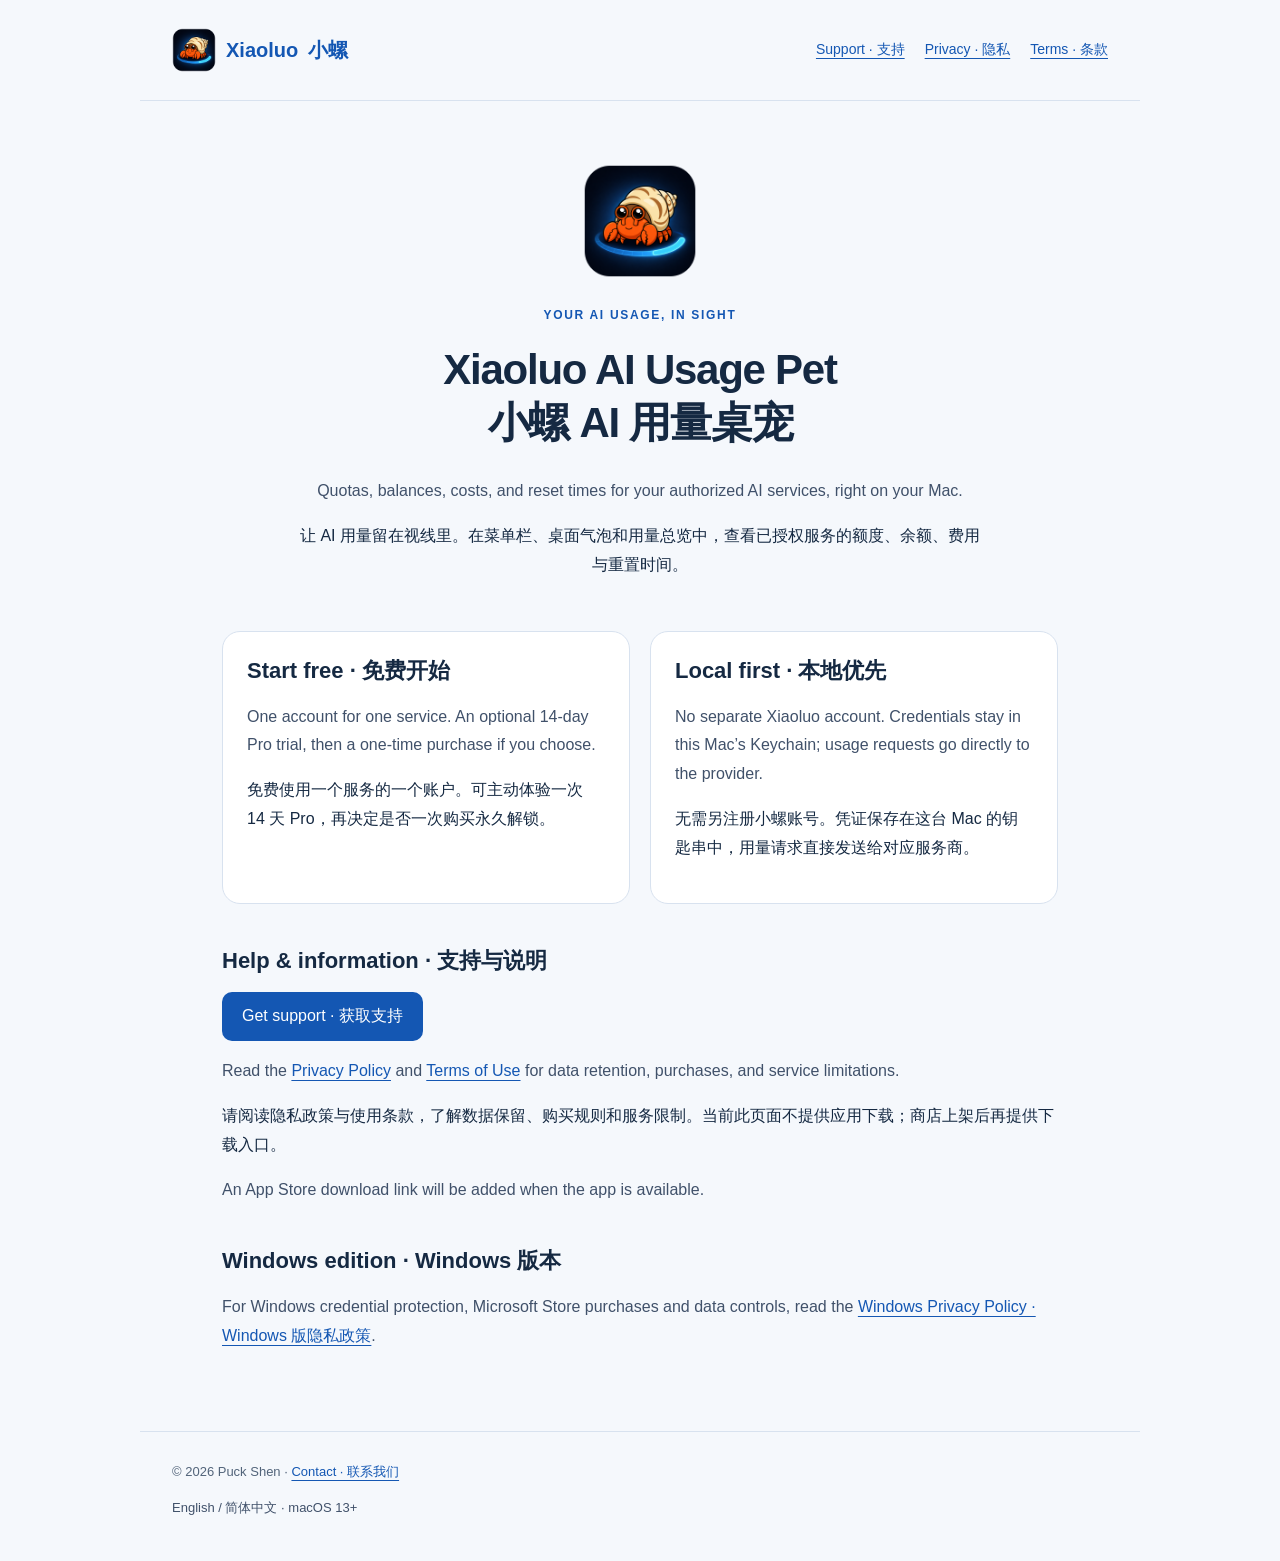
<file: index.html>
<!doctype html>
<html lang="en"><head><meta charset="utf-8"><meta name="viewport" content="width=device-width, initial-scale=1">
<title>AI usage, in sight · Xiaoluo</title><meta name="description" content="Official support, privacy policy and terms for Xiaoluo AI Usage Pet. 小螺 AI 用量桌宠支持与隐私说明。">
<meta name="referrer" content="no-referrer"><link rel="icon" href="icon.png"><link rel="stylesheet" href="style.css"></head>
<body><a class="skip" href="#main">Skip to content · 跳到正文</a><header><a class="brand" href="index.html"><img src="icon.png" width="44" height="44" alt="">Xiaoluo <span lang="zh-Hans">小螺</span></a>
<nav aria-label="Main navigation"><a href="support.html">Support · 支持</a><a href="privacy.html">Privacy · 隐私</a><a href="terms.html">Terms · 条款</a></nav></header>
<main id="main"><section class="hero"><img src="icon.png" width="116" height="116" alt="Xiaoluo hermit crab mascot"><p class="eyebrow">YOUR AI USAGE, IN SIGHT</p><h1>Xiaoluo AI Usage Pet<br><span lang="zh-Hans">小螺 AI 用量桌宠</span></h1><p>Quotas, balances, costs, and reset times for your authorized AI services, right on your Mac.</p><p lang="zh-Hans">让 AI 用量留在视线里。在菜单栏、桌面气泡和用量总览中，查看已授权服务的额度、余额、费用与重置时间。</p></section>
<section class="cards"><article><h2>Start free · 免费开始</h2><p>One account for one service. An optional 14-day Pro trial, then a one-time purchase if you choose.</p><p lang="zh-Hans">免费使用一个服务的一个账户。可主动体验一次 14 天 Pro，再决定是否一次购买永久解锁。</p></article><article><h2>Local first · 本地优先</h2><p>No separate Xiaoluo account. Credentials stay in this Mac’s Keychain; usage requests go directly to the provider.</p><p lang="zh-Hans">无需另注册小螺账号。凭证保存在这台 Mac 的钥匙串中，用量请求直接发送给对应服务商。</p></article></section>
<section><h2>Help &amp; information · 支持与说明</h2><p><a class="button" href="support.html">Get support · 获取支持</a></p><p>Read the <a href="privacy.html">Privacy Policy</a> and <a href="terms.html">Terms of Use</a> for data retention, purchases, and service limitations.</p><p lang="zh-Hans">请阅读隐私政策与使用条款，了解数据保留、购买规则和服务限制。当前此页面不提供应用下载；商店上架后再提供下载入口。</p><p>An App Store download link will be added when the app is available.</p></section><section><h2>Windows edition · Windows 版本</h2><p>For Windows credential protection, Microsoft Store purchases and data controls, read the <a href="windows-privacy.html">Windows Privacy Policy · Windows 版隐私政策</a>.</p></section></main><footer>© 2026 Puck Shen · <a href="mailto:xiaoluoaiusage-feedback@outlook.com">Contact · 联系我们</a><p>English / 简体中文 · macOS 13+</p></footer></body></html>
</file>
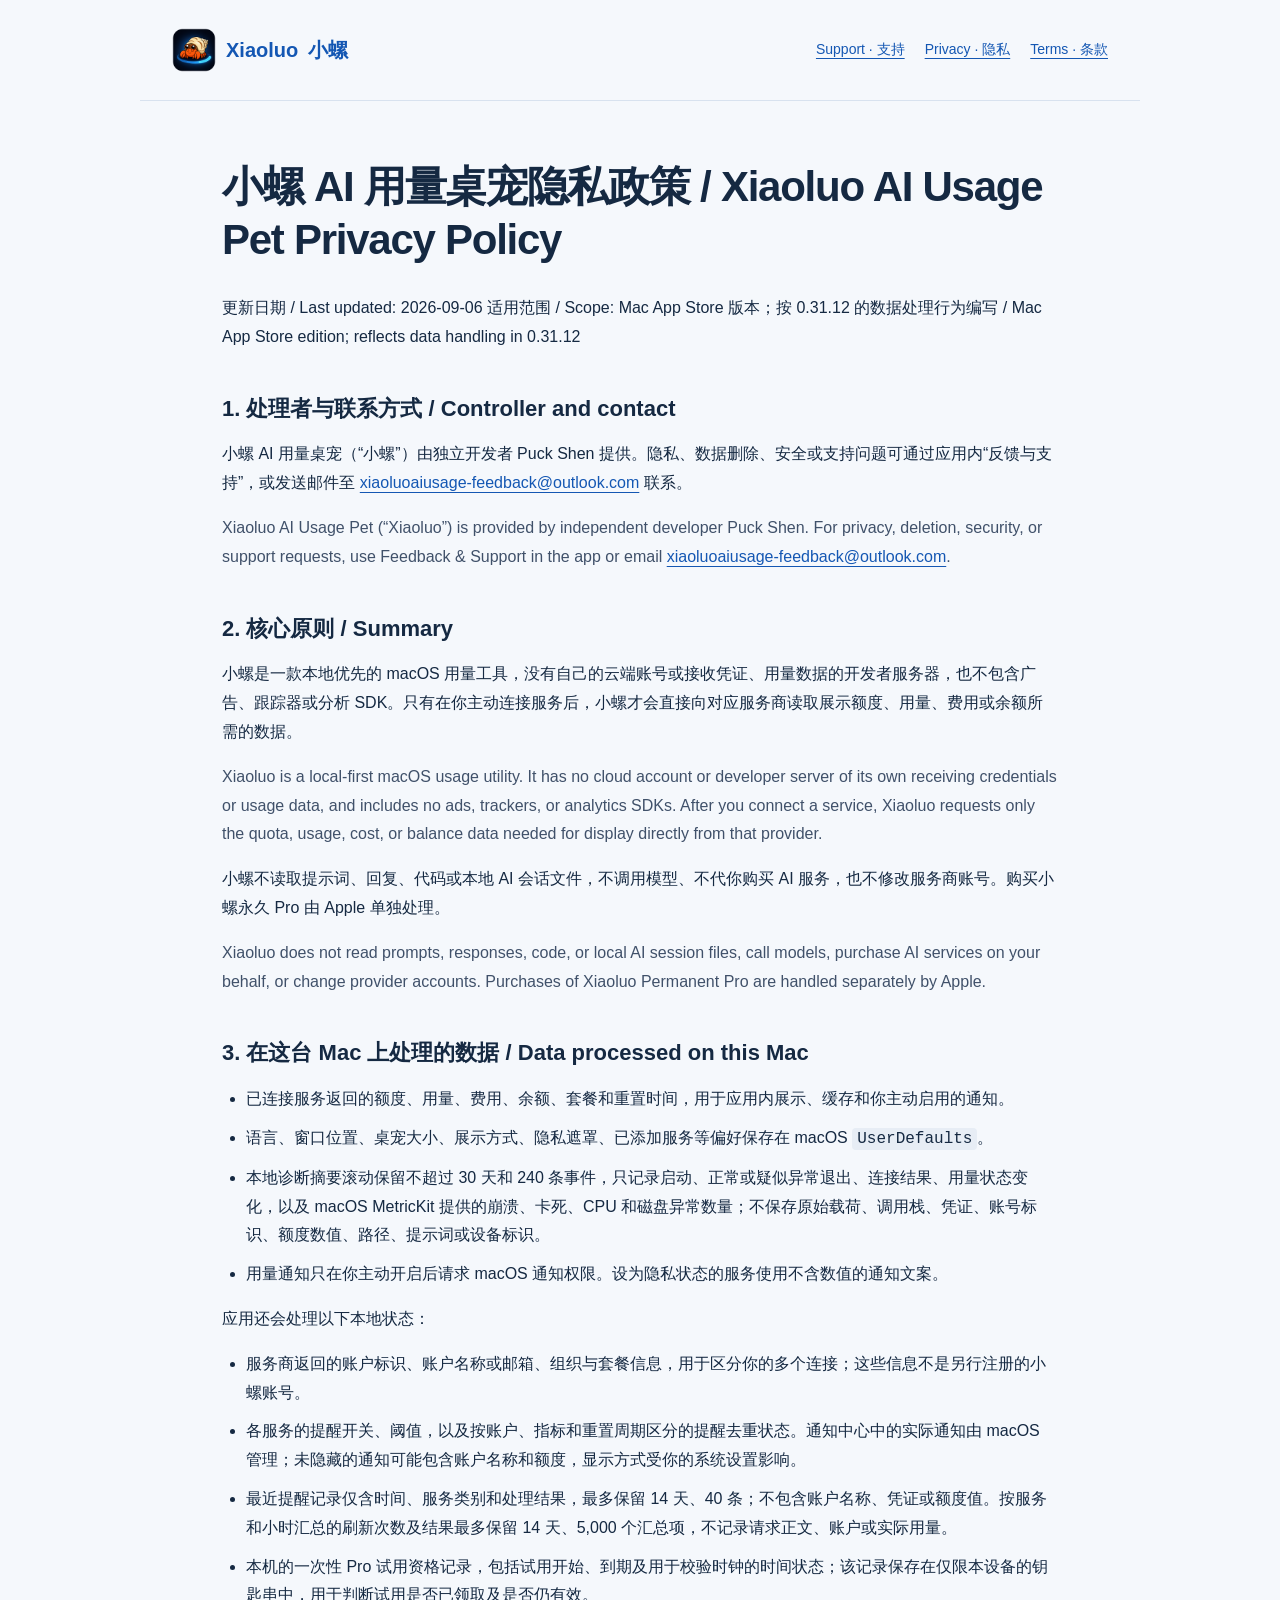
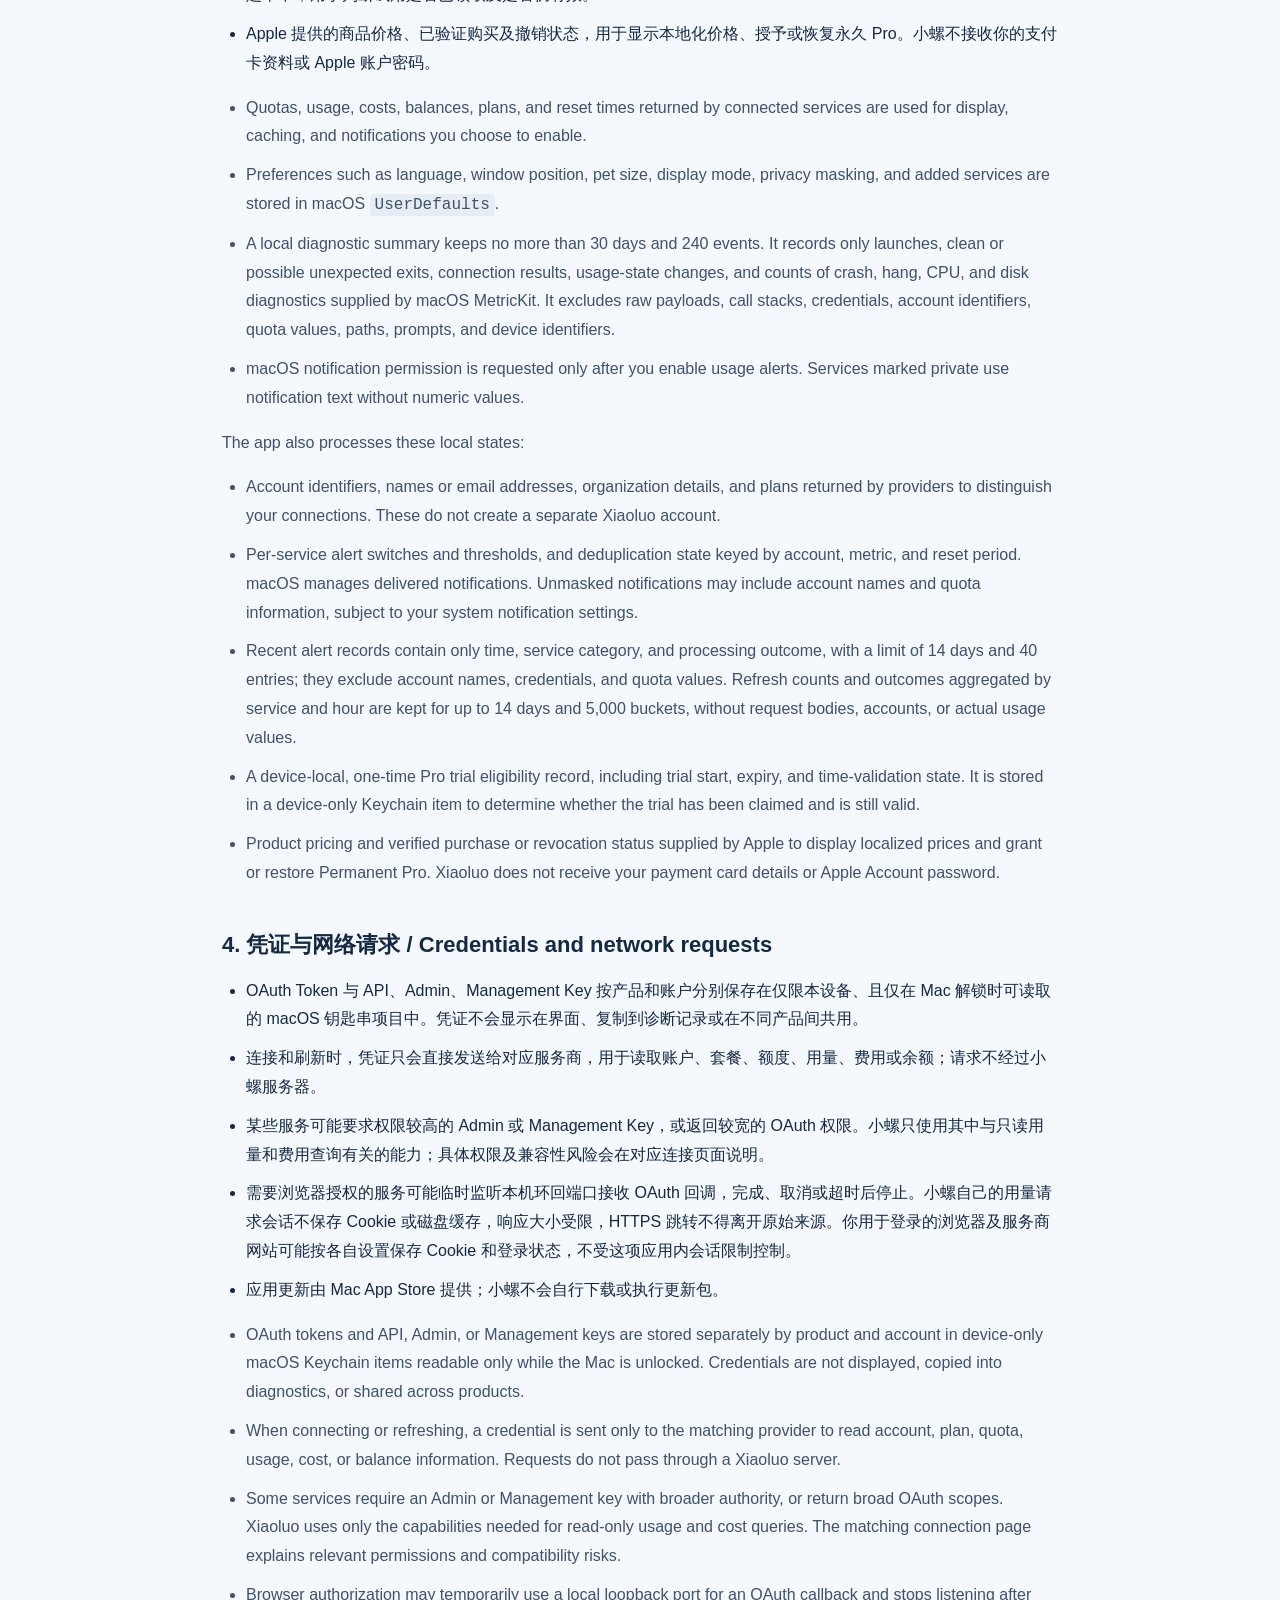
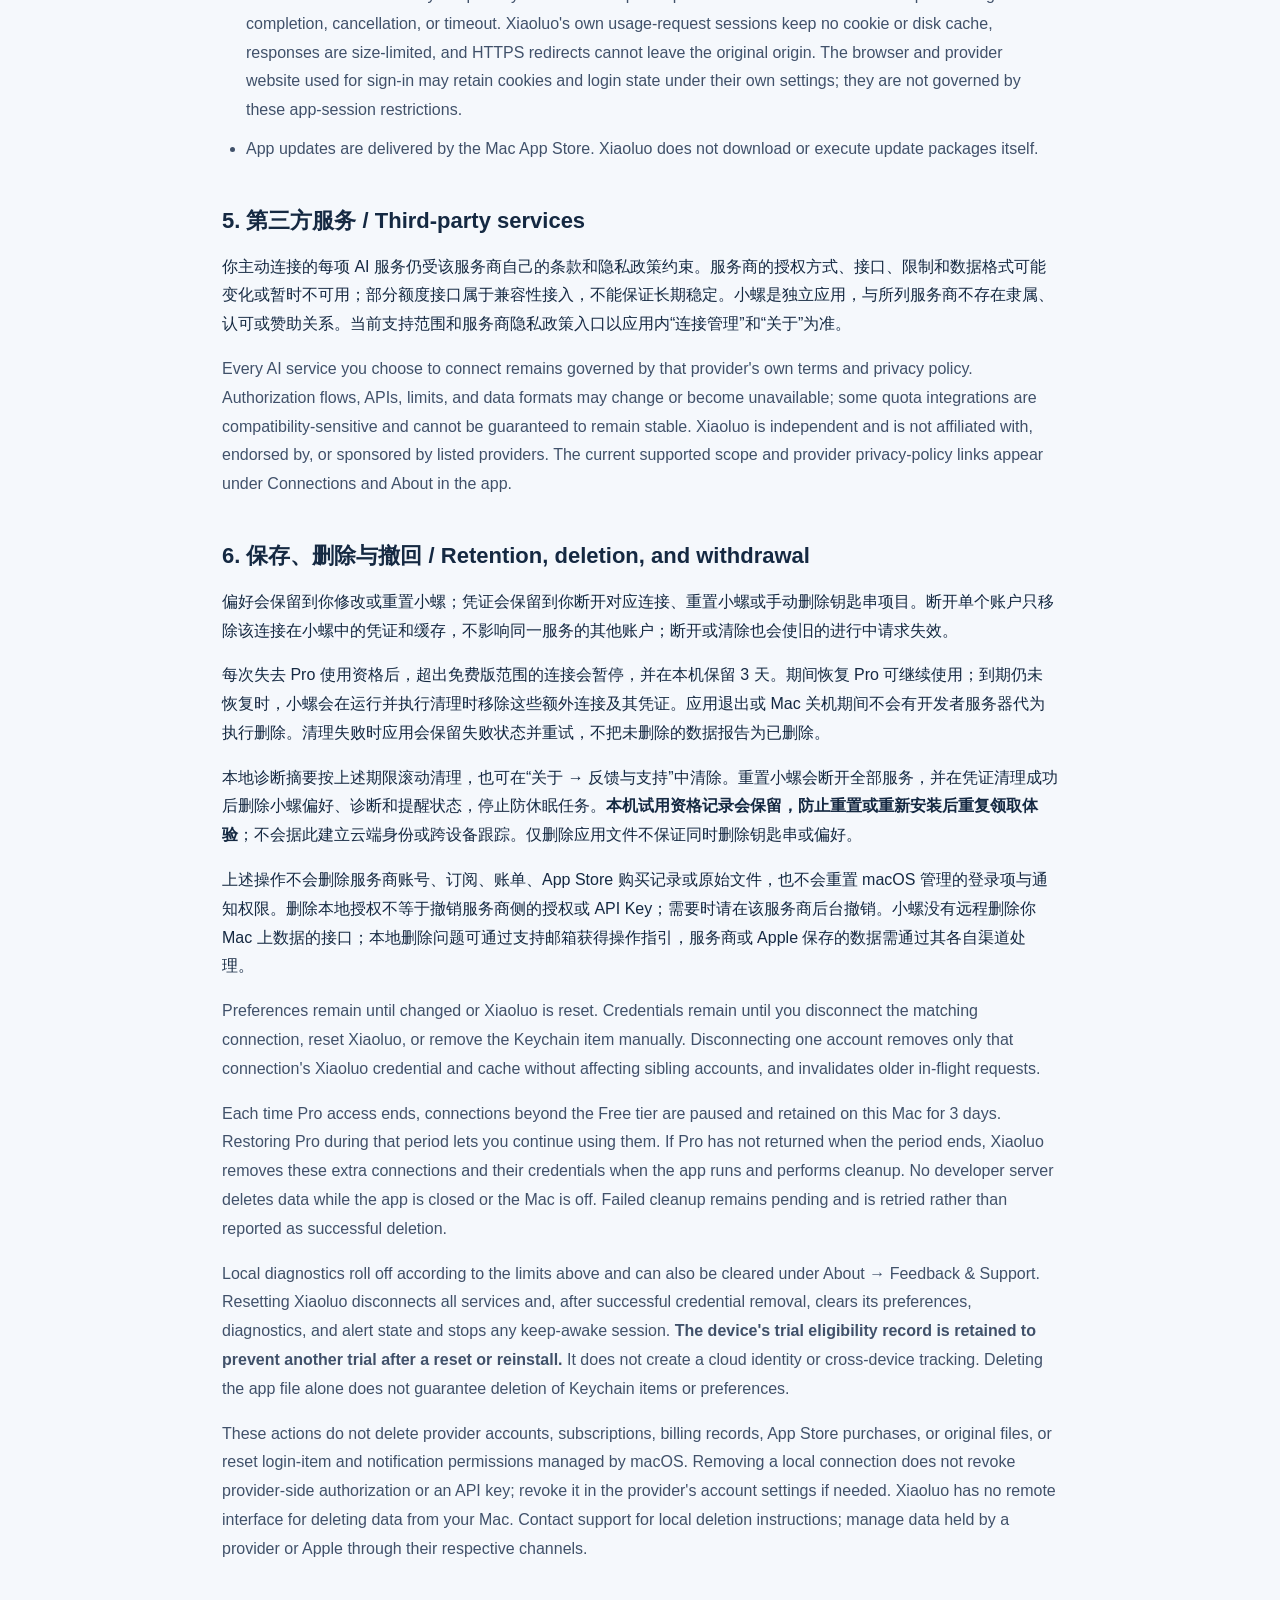
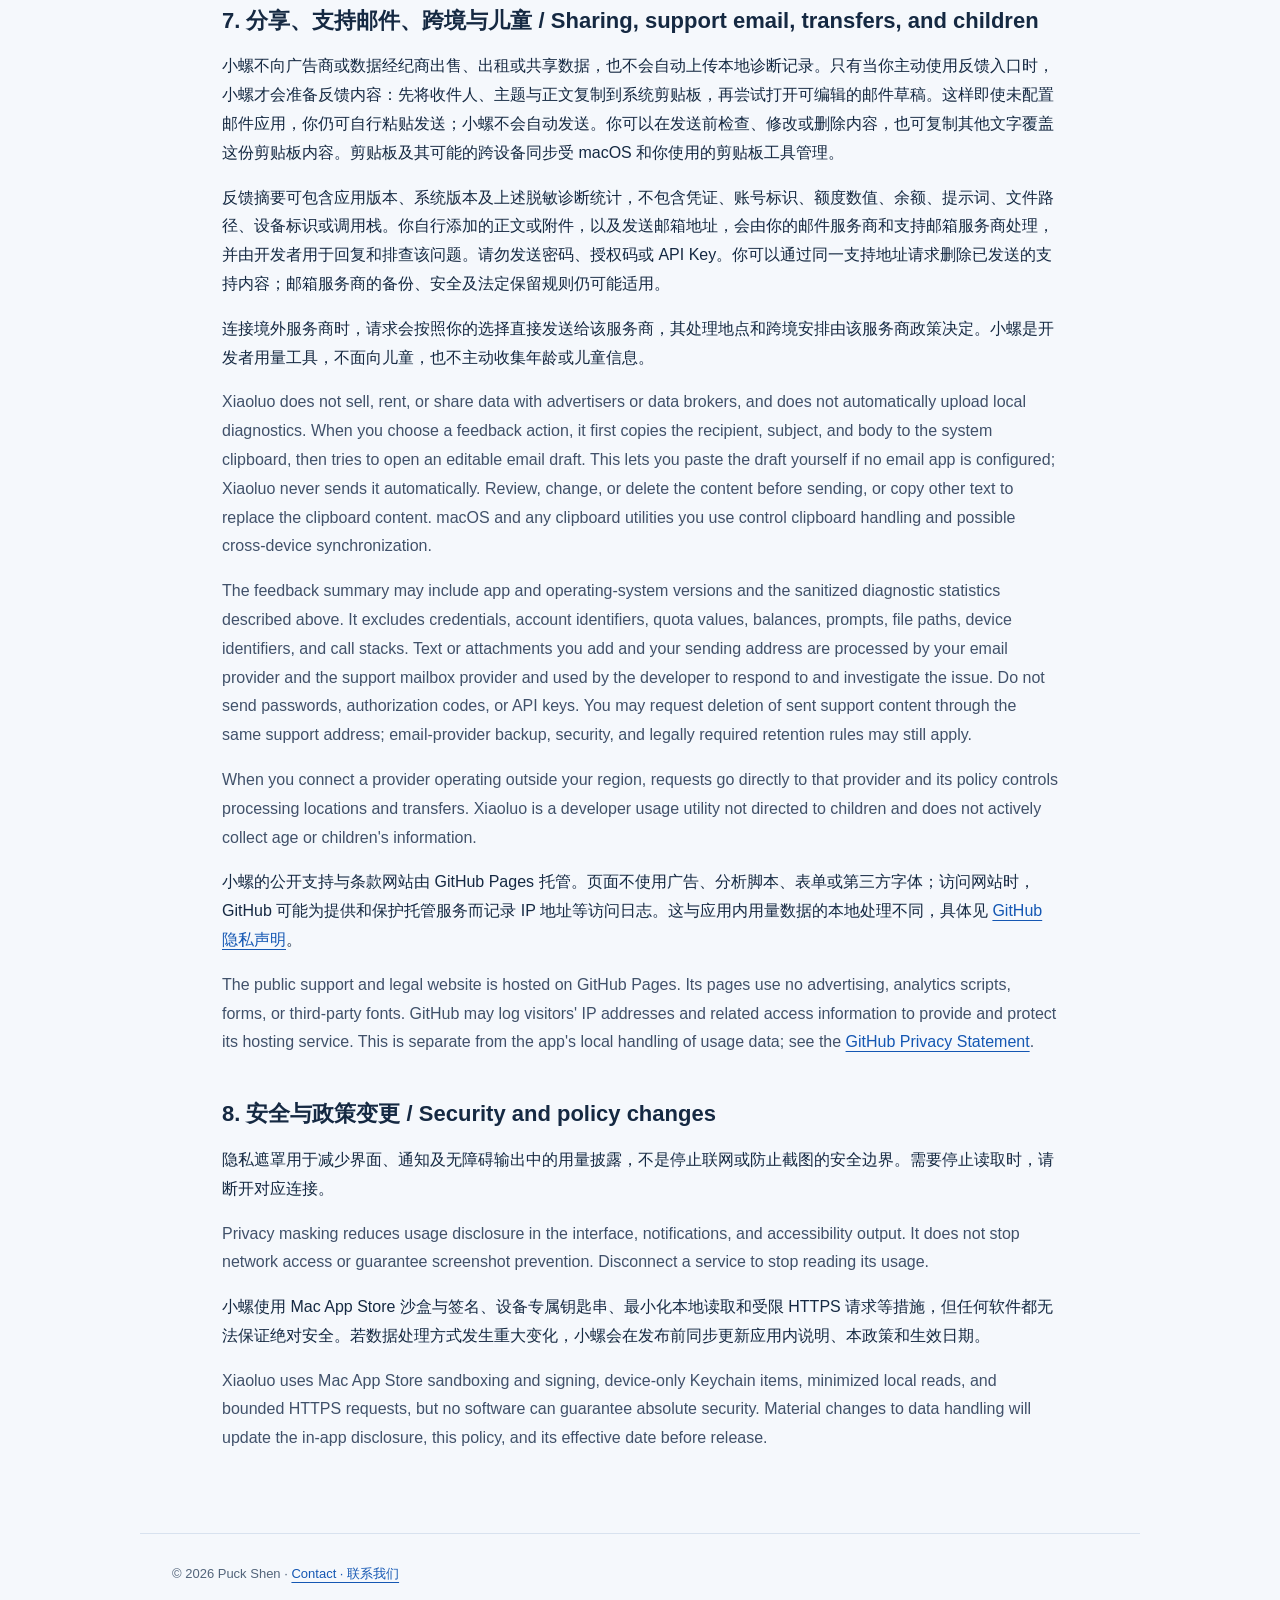
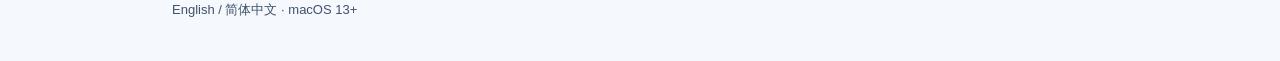
<file: privacy.html>
<!doctype html>
<html lang="en"><head><meta charset="utf-8"><meta name="viewport" content="width=device-width, initial-scale=1">
<title>Privacy Policy · Xiaoluo</title><meta name="description" content="Official support, privacy policy and terms for Xiaoluo AI Usage Pet. 小螺 AI 用量桌宠支持与隐私说明。">
<meta name="referrer" content="no-referrer"><link rel="icon" href="icon.png"><link rel="stylesheet" href="style.css"></head>
<body><a class="skip" href="#main">Skip to content · 跳到正文</a><header><a class="brand" href="index.html"><img src="icon.png" width="44" height="44" alt="">Xiaoluo <span lang="zh-Hans">小螺</span></a>
<nav aria-label="Main navigation"><a href="support.html">Support · 支持</a><a href="privacy.html">Privacy · 隐私</a><a href="terms.html">Terms · 条款</a></nav></header>
<main id="main"><h1>小螺 AI 用量桌宠隐私政策 / Xiaoluo AI Usage Pet Privacy Policy</h1>
<p lang="zh-Hans">更新日期 / Last updated: 2026-09-06 适用范围 / Scope: Mac App Store 版本；按 0.31.12 的数据处理行为编写 / Mac App Store edition; reflects data handling in 0.31.12</p>
<h2>1. 处理者与联系方式 / Controller and contact</h2>
<p lang="zh-Hans">小螺 AI 用量桌宠（“小螺”）由独立开发者 Puck Shen 提供。隐私、数据删除、安全或支持问题可通过应用内“反馈与支持”，或发送邮件至 <a href="mailto:xiaoluoaiusage-feedback@outlook.com">xiaoluoaiusage-feedback@outlook.com</a> 联系。</p>
<p lang="en">Xiaoluo AI Usage Pet (“Xiaoluo”) is provided by independent developer Puck Shen. For privacy, deletion, security, or support requests, use Feedback &amp; Support in the app or email <a href="mailto:xiaoluoaiusage-feedback@outlook.com">xiaoluoaiusage-feedback@outlook.com</a>.</p>
<h2>2. 核心原则 / Summary</h2>
<p lang="zh-Hans">小螺是一款本地优先的 macOS 用量工具，没有自己的云端账号或接收凭证、用量数据的开发者服务器，也不包含广告、跟踪器或分析 SDK。只有在你主动连接服务后，小螺才会直接向对应服务商读取展示额度、用量、费用或余额所需的数据。</p>
<p lang="en">Xiaoluo is a local-first macOS usage utility. It has no cloud account or developer server of its own receiving credentials or usage data, and includes no ads, trackers, or analytics SDKs. After you connect a service, Xiaoluo requests only the quota, usage, cost, or balance data needed for display directly from that provider.</p>
<p lang="zh-Hans">小螺不读取提示词、回复、代码或本地 AI 会话文件，不调用模型、不代你购买 AI 服务，也不修改服务商账号。购买小螺永久 Pro 由 Apple 单独处理。</p>
<p lang="en">Xiaoluo does not read prompts, responses, code, or local AI session files, call models, purchase AI services on your behalf, or change provider accounts. Purchases of Xiaoluo Permanent Pro are handled separately by Apple.</p>
<h2>3. 在这台 Mac 上处理的数据 / Data processed on this Mac</h2>
<ul><li lang="zh-Hans">已连接服务返回的额度、用量、费用、余额、套餐和重置时间，用于应用内展示、缓存和你主动启用的通知。</li><li lang="zh-Hans">语言、窗口位置、桌宠大小、展示方式、隐私遮罩、已添加服务等偏好保存在 macOS <code>UserDefaults</code>。</li><li lang="zh-Hans">本地诊断摘要滚动保留不超过 30 天和 240 条事件，只记录启动、正常或疑似异常退出、连接结果、用量状态变化，以及 macOS MetricKit 提供的崩溃、卡死、CPU 和磁盘异常数量；不保存原始载荷、调用栈、凭证、账号标识、额度数值、路径、提示词或设备标识。</li><li lang="zh-Hans">用量通知只在你主动开启后请求 macOS 通知权限。设为隐私状态的服务使用不含数值的通知文案。</li></ul>
<p lang="zh-Hans">应用还会处理以下本地状态：</p>
<ul><li lang="zh-Hans">服务商返回的账户标识、账户名称或邮箱、组织与套餐信息，用于区分你的多个连接；这些信息不是另行注册的小螺账号。</li><li lang="zh-Hans">各服务的提醒开关、阈值，以及按账户、指标和重置周期区分的提醒去重状态。通知中心中的实际通知由 macOS 管理；未隐藏的通知可能包含账户名称和额度，显示方式受你的系统设置影响。</li><li lang="zh-Hans">最近提醒记录仅含时间、服务类别和处理结果，最多保留 14 天、40 条；不包含账户名称、凭证或额度值。按服务和小时汇总的刷新次数及结果最多保留 14 天、5,000 个汇总项，不记录请求正文、账户或实际用量。</li><li lang="zh-Hans">本机的一次性 Pro 试用资格记录，包括试用开始、到期及用于校验时钟的时间状态；该记录保存在仅限本设备的钥匙串中，用于判断试用是否已领取及是否仍有效。</li><li lang="zh-Hans">Apple 提供的商品价格、已验证购买及撤销状态，用于显示本地化价格、授予或恢复永久 Pro。小螺不接收你的支付卡资料或 Apple 账户密码。</li></ul>
<ul><li lang="en">Quotas, usage, costs, balances, plans, and reset times returned by connected services are used for display, caching, and notifications you choose to enable.</li><li lang="en">Preferences such as language, window position, pet size, display mode, privacy masking, and added services are stored in macOS <code>UserDefaults</code>.</li><li lang="en">A local diagnostic summary keeps no more than 30 days and 240 events. It records only launches, clean or possible unexpected exits, connection results, usage-state changes, and counts of crash, hang, CPU, and disk diagnostics supplied by macOS MetricKit. It excludes raw payloads, call stacks, credentials, account identifiers, quota values, paths, prompts, and device identifiers.</li><li lang="en">macOS notification permission is requested only after you enable usage alerts. Services marked private use notification text without numeric values.</li></ul>
<p lang="en">The app also processes these local states:</p>
<ul><li lang="en">Account identifiers, names or email addresses, organization details, and plans returned by providers to distinguish your connections. These do not create a separate Xiaoluo account.</li><li lang="en">Per-service alert switches and thresholds, and deduplication state keyed by account, metric, and reset period. macOS manages delivered notifications. Unmasked notifications may include account names and quota information, subject to your system notification settings.</li><li lang="en">Recent alert records contain only time, service category, and processing outcome, with a limit of 14 days and 40 entries; they exclude account names, credentials, and quota values. Refresh counts and outcomes aggregated by service and hour are kept for up to 14 days and 5,000 buckets, without request bodies, accounts, or actual usage values.</li><li lang="en">A device-local, one-time Pro trial eligibility record, including trial start, expiry, and time-validation state. It is stored in a device-only Keychain item to determine whether the trial has been claimed and is still valid.</li><li lang="en">Product pricing and verified purchase or revocation status supplied by Apple to display localized prices and grant or restore Permanent Pro. Xiaoluo does not receive your payment card details or Apple Account password.</li></ul>
<h2>4. 凭证与网络请求 / Credentials and network requests</h2>
<ul><li lang="zh-Hans">OAuth Token 与 API、Admin、Management Key 按产品和账户分别保存在仅限本设备、且仅在 Mac 解锁时可读取的 macOS 钥匙串项目中。凭证不会显示在界面、复制到诊断记录或在不同产品间共用。</li><li lang="zh-Hans">连接和刷新时，凭证只会直接发送给对应服务商，用于读取账户、套餐、额度、用量、费用或余额；请求不经过小螺服务器。</li><li lang="zh-Hans">某些服务可能要求权限较高的 Admin 或 Management Key，或返回较宽的 OAuth 权限。小螺只使用其中与只读用量和费用查询有关的能力；具体权限及兼容性风险会在对应连接页面说明。</li><li lang="zh-Hans">需要浏览器授权的服务可能临时监听本机环回端口接收 OAuth 回调，完成、取消或超时后停止。小螺自己的用量请求会话不保存 Cookie 或磁盘缓存，响应大小受限，HTTPS 跳转不得离开原始来源。你用于登录的浏览器及服务商网站可能按各自设置保存 Cookie 和登录状态，不受这项应用内会话限制控制。</li><li lang="zh-Hans">应用更新由 Mac App Store 提供；小螺不会自行下载或执行更新包。</li></ul>
<ul><li lang="en">OAuth tokens and API, Admin, or Management keys are stored separately by product and account in device-only macOS Keychain items readable only while the Mac is unlocked. Credentials are not displayed, copied into diagnostics, or shared across products.</li><li lang="en">When connecting or refreshing, a credential is sent only to the matching provider to read account, plan, quota, usage, cost, or balance information. Requests do not pass through a Xiaoluo server.</li><li lang="en">Some services require an Admin or Management key with broader authority, or return broad OAuth scopes. Xiaoluo uses only the capabilities needed for read-only usage and cost queries. The matching connection page explains relevant permissions and compatibility risks.</li><li lang="en">Browser authorization may temporarily use a local loopback port for an OAuth callback and stops listening after completion, cancellation, or timeout. Xiaoluo&#x27;s own usage-request sessions keep no cookie or disk cache, responses are size-limited, and HTTPS redirects cannot leave the original origin. The browser and provider website used for sign-in may retain cookies and login state under their own settings; they are not governed by these app-session restrictions.</li><li lang="en">App updates are delivered by the Mac App Store. Xiaoluo does not download or execute update packages itself.</li></ul>
<h2>5. 第三方服务 / Third-party services</h2>
<p lang="zh-Hans">你主动连接的每项 AI 服务仍受该服务商自己的条款和隐私政策约束。服务商的授权方式、接口、限制和数据格式可能变化或暂时不可用；部分额度接口属于兼容性接入，不能保证长期稳定。小螺是独立应用，与所列服务商不存在隶属、认可或赞助关系。当前支持范围和服务商隐私政策入口以应用内“连接管理”和“关于”为准。</p>
<p lang="en">Every AI service you choose to connect remains governed by that provider&#x27;s own terms and privacy policy. Authorization flows, APIs, limits, and data formats may change or become unavailable; some quota integrations are compatibility-sensitive and cannot be guaranteed to remain stable. Xiaoluo is independent and is not affiliated with, endorsed by, or sponsored by listed providers. The current supported scope and provider privacy-policy links appear under Connections and About in the app.</p>
<h2>6. 保存、删除与撤回 / Retention, deletion, and withdrawal</h2>
<p lang="zh-Hans">偏好会保留到你修改或重置小螺；凭证会保留到你断开对应连接、重置小螺或手动删除钥匙串项目。断开单个账户只移除该连接在小螺中的凭证和缓存，不影响同一服务的其他账户；断开或清除也会使旧的进行中请求失效。</p>
<p lang="zh-Hans">每次失去 Pro 使用资格后，超出免费版范围的连接会暂停，并在本机保留 3 天。期间恢复 Pro 可继续使用；到期仍未恢复时，小螺会在运行并执行清理时移除这些额外连接及其凭证。应用退出或 Mac 关机期间不会有开发者服务器代为执行删除。清理失败时应用会保留失败状态并重试，不把未删除的数据报告为已删除。</p>
<p lang="zh-Hans">本地诊断摘要按上述期限滚动清理，也可在“关于 → 反馈与支持”中清除。重置小螺会断开全部服务，并在凭证清理成功后删除小螺偏好、诊断和提醒状态，停止防休眠任务。<strong>本机试用资格记录会保留，防止重置或重新安装后重复领取体验</strong>；不会据此建立云端身份或跨设备跟踪。仅删除应用文件不保证同时删除钥匙串或偏好。</p>
<p lang="zh-Hans">上述操作不会删除服务商账号、订阅、账单、App Store 购买记录或原始文件，也不会重置 macOS 管理的登录项与通知权限。删除本地授权不等于撤销服务商侧的授权或 API Key；需要时请在该服务商后台撤销。小螺没有远程删除你 Mac 上数据的接口；本地删除问题可通过支持邮箱获得操作指引，服务商或 Apple 保存的数据需通过其各自渠道处理。</p>
<p lang="en">Preferences remain until changed or Xiaoluo is reset. Credentials remain until you disconnect the matching connection, reset Xiaoluo, or remove the Keychain item manually. Disconnecting one account removes only that connection&#x27;s Xiaoluo credential and cache without affecting sibling accounts, and invalidates older in-flight requests.</p>
<p lang="en">Each time Pro access ends, connections beyond the Free tier are paused and retained on this Mac for 3 days. Restoring Pro during that period lets you continue using them. If Pro has not returned when the period ends, Xiaoluo removes these extra connections and their credentials when the app runs and performs cleanup. No developer server deletes data while the app is closed or the Mac is off. Failed cleanup remains pending and is retried rather than reported as successful deletion.</p>
<p lang="en">Local diagnostics roll off according to the limits above and can also be cleared under About → Feedback &amp; Support. Resetting Xiaoluo disconnects all services and, after successful credential removal, clears its preferences, diagnostics, and alert state and stops any keep-awake session. <strong>The device&#x27;s trial eligibility record is retained to prevent another trial after a reset or reinstall.</strong> It does not create a cloud identity or cross-device tracking. Deleting the app file alone does not guarantee deletion of Keychain items or preferences.</p>
<p lang="en">These actions do not delete provider accounts, subscriptions, billing records, App Store purchases, or original files, or reset login-item and notification permissions managed by macOS. Removing a local connection does not revoke provider-side authorization or an API key; revoke it in the provider&#x27;s account settings if needed. Xiaoluo has no remote interface for deleting data from your Mac. Contact support for local deletion instructions; manage data held by a provider or Apple through their respective channels.</p>
<h2>7. 分享、支持邮件、跨境与儿童 / Sharing, support email, transfers, and children</h2>
<p lang="zh-Hans">小螺不向广告商或数据经纪商出售、出租或共享数据，也不会自动上传本地诊断记录。只有当你主动使用反馈入口时，小螺才会准备反馈内容：先将收件人、主题与正文复制到系统剪贴板，再尝试打开可编辑的邮件草稿。这样即使未配置邮件应用，你仍可自行粘贴发送；小螺不会自动发送。你可以在发送前检查、修改或删除内容，也可复制其他文字覆盖这份剪贴板内容。剪贴板及其可能的跨设备同步受 macOS 和你使用的剪贴板工具管理。</p>
<p lang="zh-Hans">反馈摘要可包含应用版本、系统版本及上述脱敏诊断统计，不包含凭证、账号标识、额度数值、余额、提示词、文件路径、设备标识或调用栈。你自行添加的正文或附件，以及发送邮箱地址，会由你的邮件服务商和支持邮箱服务商处理，并由开发者用于回复和排查该问题。请勿发送密码、授权码或 API Key。你可以通过同一支持地址请求删除已发送的支持内容；邮箱服务商的备份、安全及法定保留规则仍可能适用。</p>
<p lang="zh-Hans">连接境外服务商时，请求会按照你的选择直接发送给该服务商，其处理地点和跨境安排由该服务商政策决定。小螺是开发者用量工具，不面向儿童，也不主动收集年龄或儿童信息。</p>
<p lang="en">Xiaoluo does not sell, rent, or share data with advertisers or data brokers, and does not automatically upload local diagnostics. When you choose a feedback action, it first copies the recipient, subject, and body to the system clipboard, then tries to open an editable email draft. This lets you paste the draft yourself if no email app is configured; Xiaoluo never sends it automatically. Review, change, or delete the content before sending, or copy other text to replace the clipboard content. macOS and any clipboard utilities you use control clipboard handling and possible cross-device synchronization.</p>
<p lang="en">The feedback summary may include app and operating-system versions and the sanitized diagnostic statistics described above. It excludes credentials, account identifiers, quota values, balances, prompts, file paths, device identifiers, and call stacks. Text or attachments you add and your sending address are processed by your email provider and the support mailbox provider and used by the developer to respond to and investigate the issue. Do not send passwords, authorization codes, or API keys. You may request deletion of sent support content through the same support address; email-provider backup, security, and legally required retention rules may still apply.</p>
<p lang="en">When you connect a provider operating outside your region, requests go directly to that provider and its policy controls processing locations and transfers. Xiaoluo is a developer usage utility not directed to children and does not actively collect age or children&#x27;s information.</p>
<p lang="zh-Hans">小螺的公开支持与条款网站由 GitHub Pages 托管。页面不使用广告、分析脚本、表单或第三方字体；访问网站时，GitHub 可能为提供和保护托管服务而记录 IP 地址等访问日志。这与应用内用量数据的本地处理不同，具体见 <a href="https://docs.github.com/en/site-policy/privacy-policies/github-general-privacy-statement">GitHub 隐私声明</a>。</p>
<p lang="en">The public support and legal website is hosted on GitHub Pages. Its pages use no advertising, analytics scripts, forms, or third-party fonts. GitHub may log visitors&#x27; IP addresses and related access information to provide and protect its hosting service. This is separate from the app&#x27;s local handling of usage data; see the <a href="https://docs.github.com/en/site-policy/privacy-policies/github-general-privacy-statement">GitHub Privacy Statement</a>.</p>
<h2>8. 安全与政策变更 / Security and policy changes</h2>
<p lang="zh-Hans">隐私遮罩用于减少界面、通知及无障碍输出中的用量披露，不是停止联网或防止截图的安全边界。需要停止读取时，请断开对应连接。</p>
<p lang="en">Privacy masking reduces usage disclosure in the interface, notifications, and accessibility output. It does not stop network access or guarantee screenshot prevention. Disconnect a service to stop reading its usage.</p>
<p lang="zh-Hans">小螺使用 Mac App Store 沙盒与签名、设备专属钥匙串、最小化本地读取和受限 HTTPS 请求等措施，但任何软件都无法保证绝对安全。若数据处理方式发生重大变化，小螺会在发布前同步更新应用内说明、本政策和生效日期。</p>
<p lang="en">Xiaoluo uses Mac App Store sandboxing and signing, device-only Keychain items, minimized local reads, and bounded HTTPS requests, but no software can guarantee absolute security. Material changes to data handling will update the in-app disclosure, this policy, and its effective date before release.</p></main><footer>© 2026 Puck Shen · <a href="mailto:xiaoluoaiusage-feedback@outlook.com">Contact · 联系我们</a><p>English / 简体中文 · macOS 13+</p></footer></body></html>
</file>
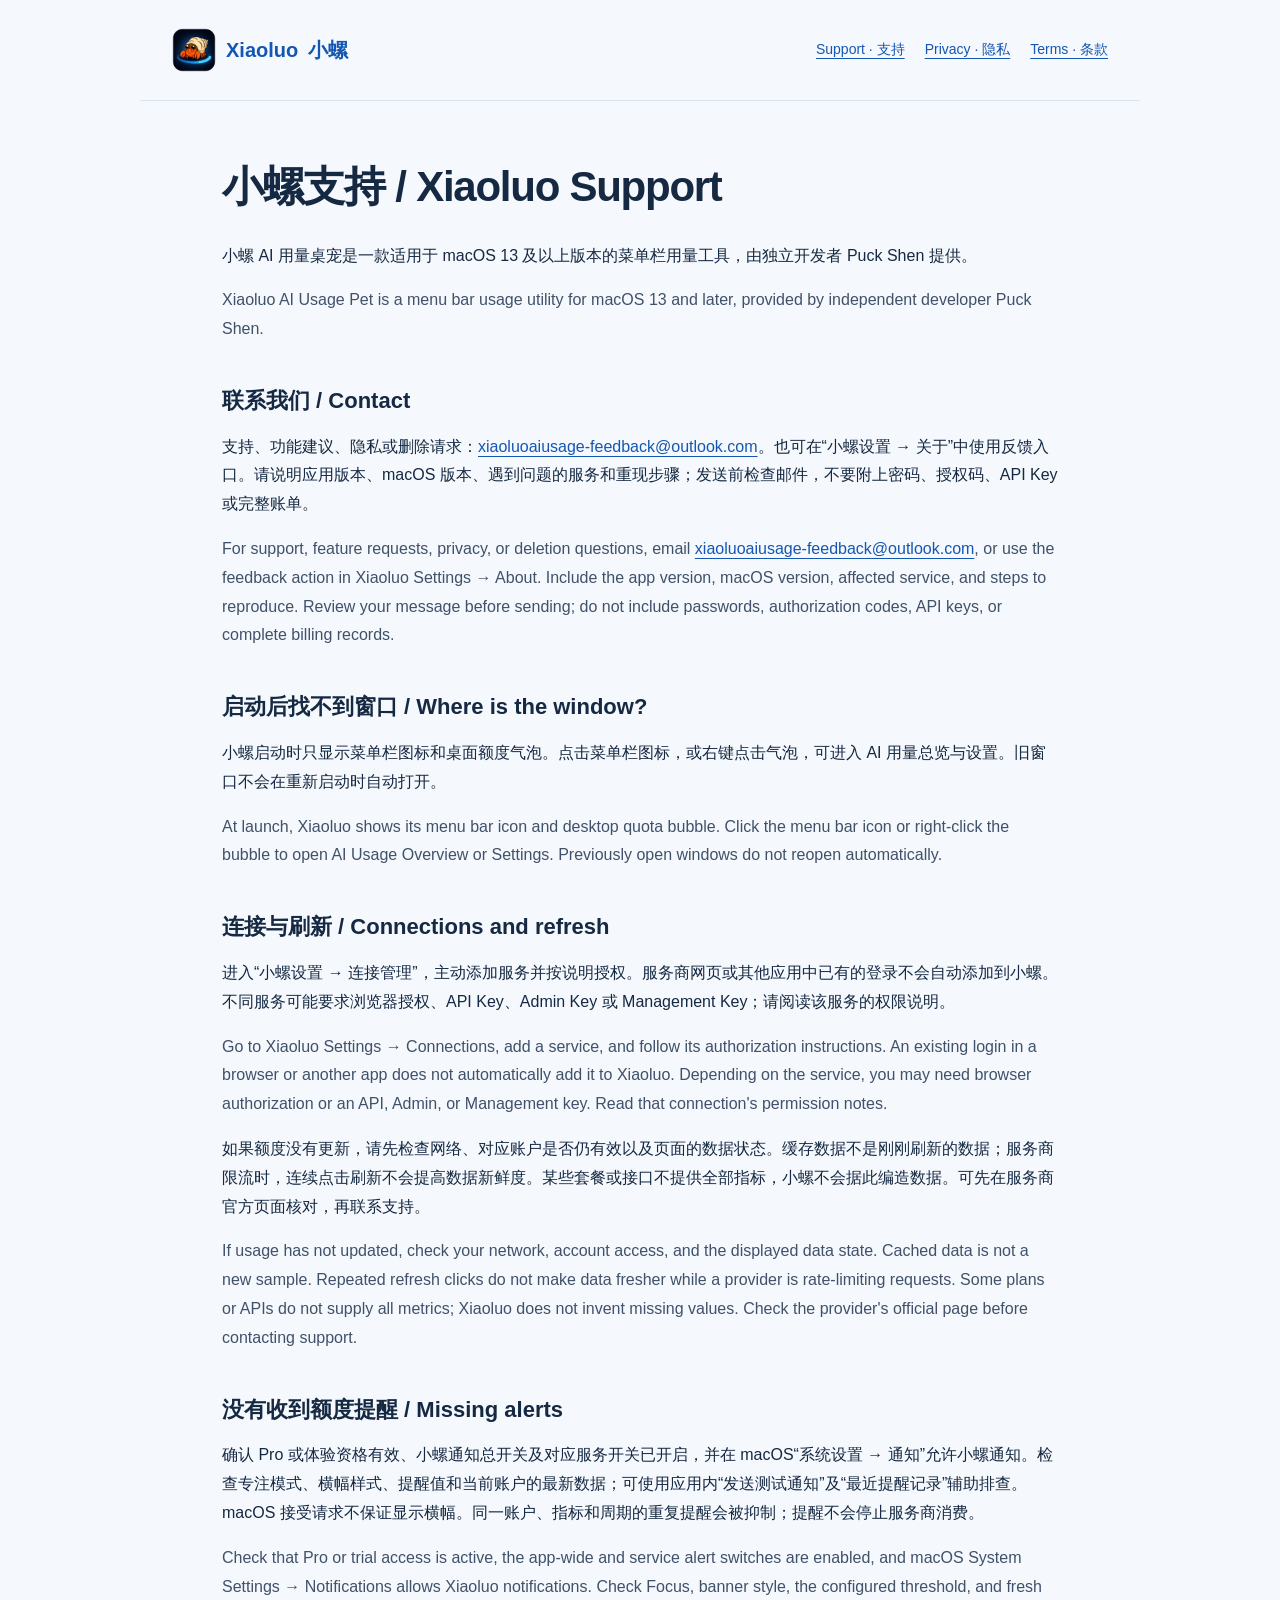
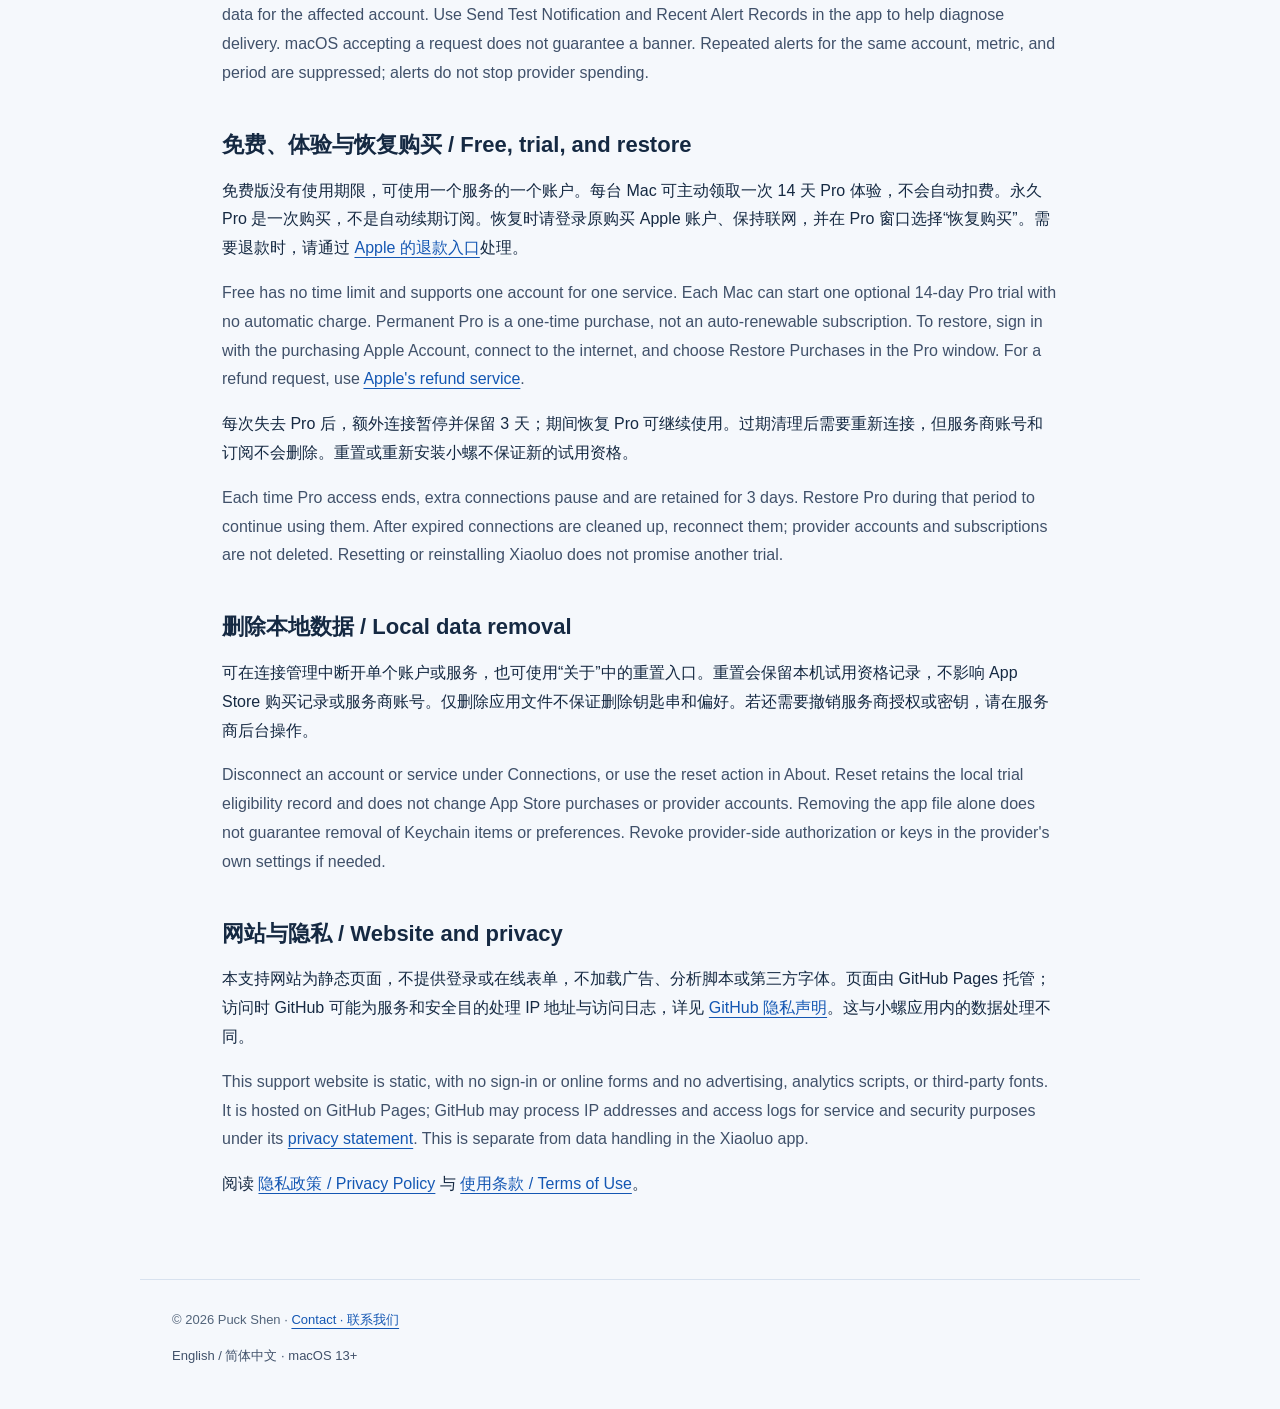
<file: support.html>
<!doctype html>
<html lang="en"><head><meta charset="utf-8"><meta name="viewport" content="width=device-width, initial-scale=1">
<title>Support · Xiaoluo</title><meta name="description" content="Official support, privacy policy and terms for Xiaoluo AI Usage Pet. 小螺 AI 用量桌宠支持与隐私说明。">
<meta name="referrer" content="no-referrer"><link rel="icon" href="icon.png"><link rel="stylesheet" href="style.css"></head>
<body><a class="skip" href="#main">Skip to content · 跳到正文</a><header><a class="brand" href="index.html"><img src="icon.png" width="44" height="44" alt="">Xiaoluo <span lang="zh-Hans">小螺</span></a>
<nav aria-label="Main navigation"><a href="support.html">Support · 支持</a><a href="privacy.html">Privacy · 隐私</a><a href="terms.html">Terms · 条款</a></nav></header>
<main id="main"><h1>小螺支持 / Xiaoluo Support</h1>
<p lang="zh-Hans">小螺 AI 用量桌宠是一款适用于 macOS 13 及以上版本的菜单栏用量工具，由独立开发者 Puck Shen 提供。</p>
<p lang="en">Xiaoluo AI Usage Pet is a menu bar usage utility for macOS 13 and later, provided by independent developer Puck Shen.</p>
<h2>联系我们 / Contact</h2>
<p lang="zh-Hans">支持、功能建议、隐私或删除请求：<a href="mailto:xiaoluoaiusage-feedback@outlook.com">xiaoluoaiusage-feedback@outlook.com</a>。也可在“小螺设置 → 关于”中使用反馈入口。请说明应用版本、macOS 版本、遇到问题的服务和重现步骤；发送前检查邮件，不要附上密码、授权码、API Key 或完整账单。</p>
<p lang="en">For support, feature requests, privacy, or deletion questions, email <a href="mailto:xiaoluoaiusage-feedback@outlook.com">xiaoluoaiusage-feedback@outlook.com</a>, or use the feedback action in Xiaoluo Settings → About. Include the app version, macOS version, affected service, and steps to reproduce. Review your message before sending; do not include passwords, authorization codes, API keys, or complete billing records.</p>
<h2>启动后找不到窗口 / Where is the window?</h2>
<p lang="zh-Hans">小螺启动时只显示菜单栏图标和桌面额度气泡。点击菜单栏图标，或右键点击气泡，可进入 AI 用量总览与设置。旧窗口不会在重新启动时自动打开。</p>
<p lang="en">At launch, Xiaoluo shows its menu bar icon and desktop quota bubble. Click the menu bar icon or right-click the bubble to open AI Usage Overview or Settings. Previously open windows do not reopen automatically.</p>
<h2>连接与刷新 / Connections and refresh</h2>
<p lang="zh-Hans">进入“小螺设置 → 连接管理”，主动添加服务并按说明授权。服务商网页或其他应用中已有的登录不会自动添加到小螺。不同服务可能要求浏览器授权、API Key、Admin Key 或 Management Key；请阅读该服务的权限说明。</p>
<p lang="en">Go to Xiaoluo Settings → Connections, add a service, and follow its authorization instructions. An existing login in a browser or another app does not automatically add it to Xiaoluo. Depending on the service, you may need browser authorization or an API, Admin, or Management key. Read that connection&#x27;s permission notes.</p>
<p lang="zh-Hans">如果额度没有更新，请先检查网络、对应账户是否仍有效以及页面的数据状态。缓存数据不是刚刚刷新的数据；服务商限流时，连续点击刷新不会提高数据新鲜度。某些套餐或接口不提供全部指标，小螺不会据此编造数据。可先在服务商官方页面核对，再联系支持。</p>
<p lang="en">If usage has not updated, check your network, account access, and the displayed data state. Cached data is not a new sample. Repeated refresh clicks do not make data fresher while a provider is rate-limiting requests. Some plans or APIs do not supply all metrics; Xiaoluo does not invent missing values. Check the provider&#x27;s official page before contacting support.</p>
<h2>没有收到额度提醒 / Missing alerts</h2>
<p lang="zh-Hans">确认 Pro 或体验资格有效、小螺通知总开关及对应服务开关已开启，并在 macOS“系统设置 → 通知”允许小螺通知。检查专注模式、横幅样式、提醒值和当前账户的最新数据；可使用应用内“发送测试通知”及“最近提醒记录”辅助排查。macOS 接受请求不保证显示横幅。同一账户、指标和周期的重复提醒会被抑制；提醒不会停止服务商消费。</p>
<p lang="en">Check that Pro or trial access is active, the app-wide and service alert switches are enabled, and macOS System Settings → Notifications allows Xiaoluo notifications. Check Focus, banner style, the configured threshold, and fresh data for the affected account. Use Send Test Notification and Recent Alert Records in the app to help diagnose delivery. macOS accepting a request does not guarantee a banner. Repeated alerts for the same account, metric, and period are suppressed; alerts do not stop provider spending.</p>
<h2>免费、体验与恢复购买 / Free, trial, and restore</h2>
<p lang="zh-Hans">免费版没有使用期限，可使用一个服务的一个账户。每台 Mac 可主动领取一次 14 天 Pro 体验，不会自动扣费。永久 Pro 是一次购买，不是自动续期订阅。恢复时请登录原购买 Apple 账户、保持联网，并在 Pro 窗口选择“恢复购买”。需要退款时，请通过 <a href="https://reportaproblem.apple.com/">Apple 的退款入口</a>处理。</p>
<p lang="en">Free has no time limit and supports one account for one service. Each Mac can start one optional 14-day Pro trial with no automatic charge. Permanent Pro is a one-time purchase, not an auto-renewable subscription. To restore, sign in with the purchasing Apple Account, connect to the internet, and choose Restore Purchases in the Pro window. For a refund request, use <a href="https://reportaproblem.apple.com/">Apple&#x27;s refund service</a>.</p>
<p lang="zh-Hans">每次失去 Pro 后，额外连接暂停并保留 3 天；期间恢复 Pro 可继续使用。过期清理后需要重新连接，但服务商账号和订阅不会删除。重置或重新安装小螺不保证新的试用资格。</p>
<p lang="en">Each time Pro access ends, extra connections pause and are retained for 3 days. Restore Pro during that period to continue using them. After expired connections are cleaned up, reconnect them; provider accounts and subscriptions are not deleted. Resetting or reinstalling Xiaoluo does not promise another trial.</p>
<h2>删除本地数据 / Local data removal</h2>
<p lang="zh-Hans">可在连接管理中断开单个账户或服务，也可使用“关于”中的重置入口。重置会保留本机试用资格记录，不影响 App Store 购买记录或服务商账号。仅删除应用文件不保证删除钥匙串和偏好。若还需要撤销服务商授权或密钥，请在服务商后台操作。</p>
<p lang="en">Disconnect an account or service under Connections, or use the reset action in About. Reset retains the local trial eligibility record and does not change App Store purchases or provider accounts. Removing the app file alone does not guarantee removal of Keychain items or preferences. Revoke provider-side authorization or keys in the provider&#x27;s own settings if needed.</p>
<h2>网站与隐私 / Website and privacy</h2>
<p lang="zh-Hans">本支持网站为静态页面，不提供登录或在线表单，不加载广告、分析脚本或第三方字体。页面由 GitHub Pages 托管；访问时 GitHub 可能为服务和安全目的处理 IP 地址与访问日志，详见 <a href="https://docs.github.com/en/site-policy/privacy-policies/github-general-privacy-statement">GitHub 隐私声明</a>。这与小螺应用内的数据处理不同。</p>
<p lang="en">This support website is static, with no sign-in or online forms and no advertising, analytics scripts, or third-party fonts. It is hosted on GitHub Pages; GitHub may process IP addresses and access logs for service and security purposes under its <a href="https://docs.github.com/en/site-policy/privacy-policies/github-general-privacy-statement">privacy statement</a>. This is separate from data handling in the Xiaoluo app.</p>
<p lang="zh-Hans">阅读 <a href="privacy.html">隐私政策 / Privacy Policy</a> 与 <a href="terms.html">使用条款 / Terms of Use</a>。</p></main><footer>© 2026 Puck Shen · <a href="mailto:xiaoluoaiusage-feedback@outlook.com">Contact · 联系我们</a><p>English / 简体中文 · macOS 13+</p></footer></body></html>
</file>
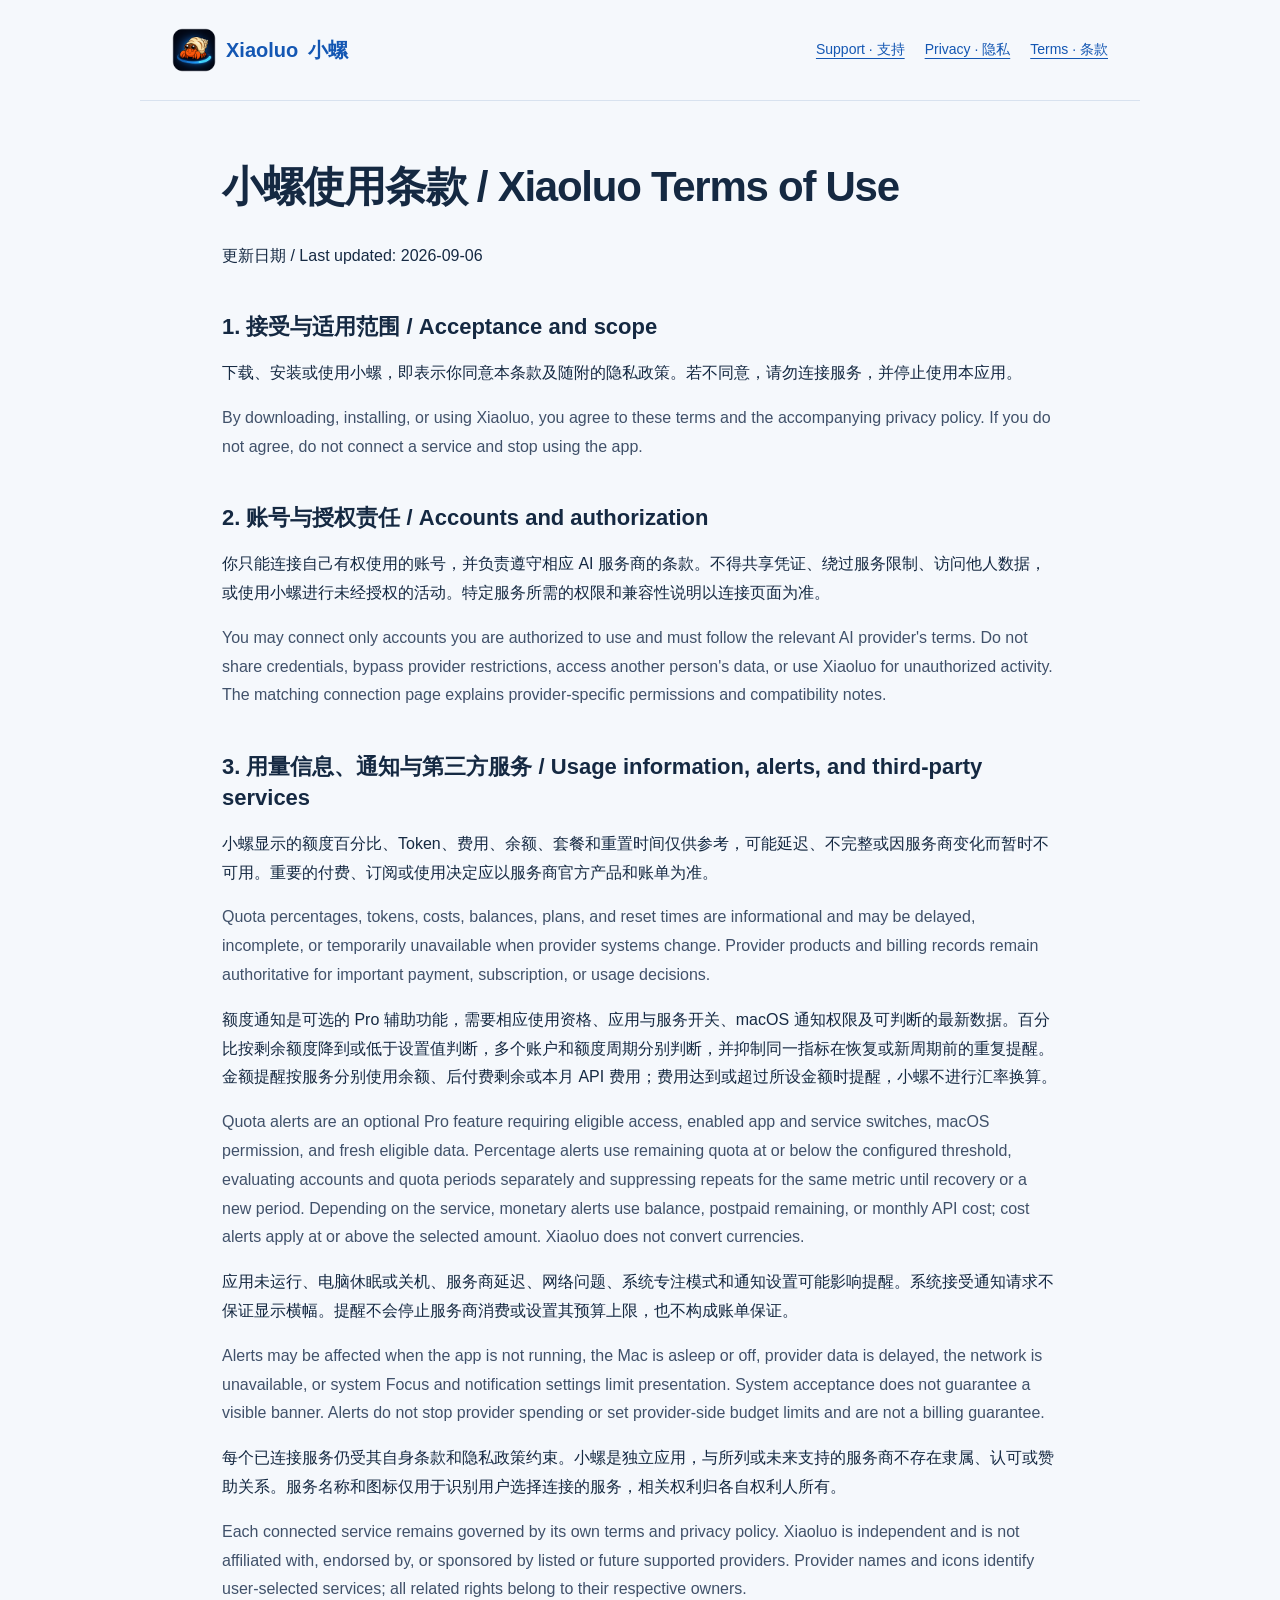
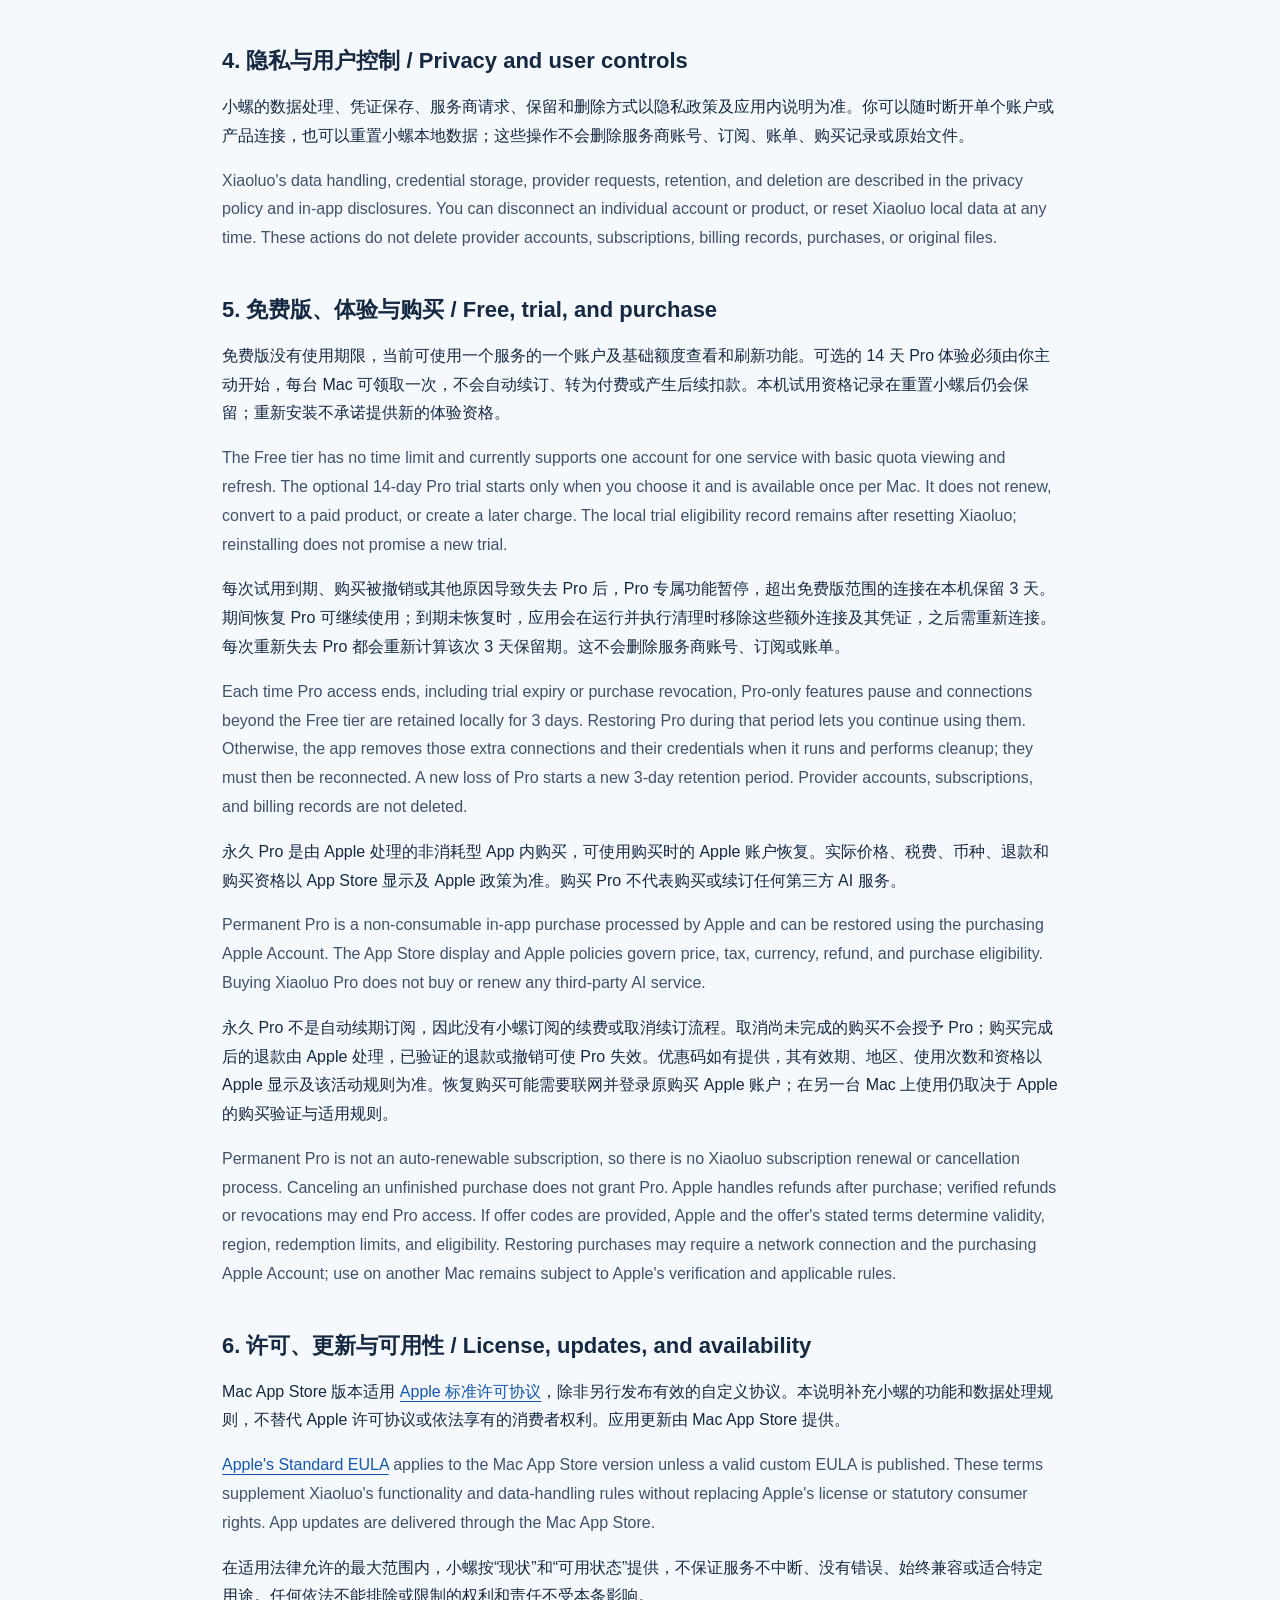
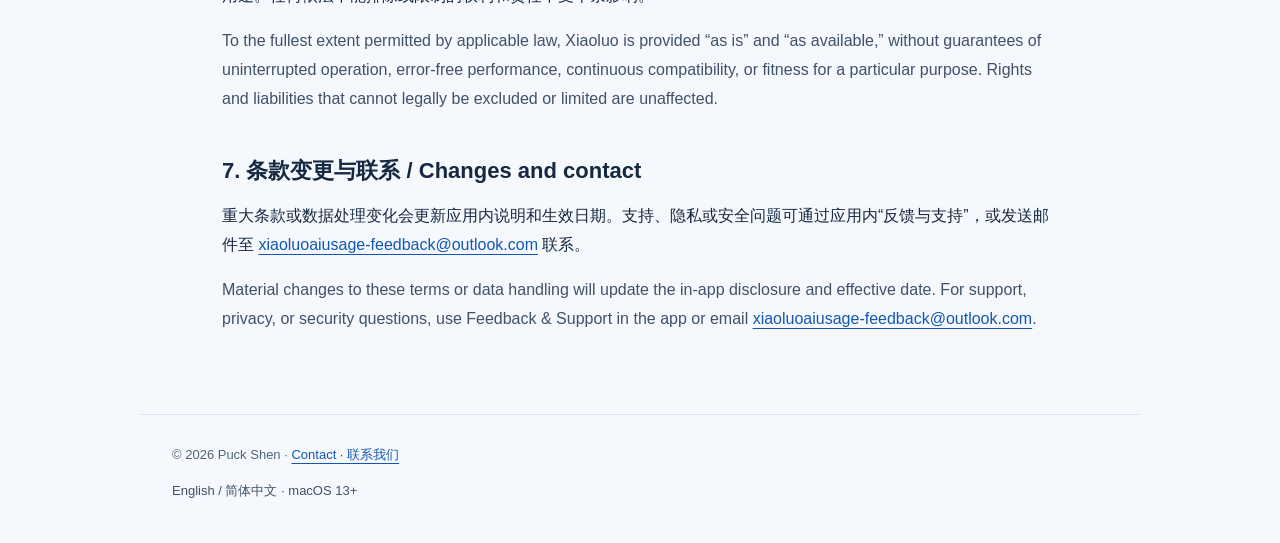
<file: terms.html>
<!doctype html>
<html lang="en"><head><meta charset="utf-8"><meta name="viewport" content="width=device-width, initial-scale=1">
<title>Terms Of Use · Xiaoluo</title><meta name="description" content="Official support, privacy policy and terms for Xiaoluo AI Usage Pet. 小螺 AI 用量桌宠支持与隐私说明。">
<meta name="referrer" content="no-referrer"><link rel="icon" href="icon.png"><link rel="stylesheet" href="style.css"></head>
<body><a class="skip" href="#main">Skip to content · 跳到正文</a><header><a class="brand" href="index.html"><img src="icon.png" width="44" height="44" alt="">Xiaoluo <span lang="zh-Hans">小螺</span></a>
<nav aria-label="Main navigation"><a href="support.html">Support · 支持</a><a href="privacy.html">Privacy · 隐私</a><a href="terms.html">Terms · 条款</a></nav></header>
<main id="main"><h1>小螺使用条款 / Xiaoluo Terms of Use</h1>
<p lang="zh-Hans">更新日期 / Last updated: 2026-09-06</p>
<h2>1. 接受与适用范围 / Acceptance and scope</h2>
<p lang="zh-Hans">下载、安装或使用小螺，即表示你同意本条款及随附的隐私政策。若不同意，请勿连接服务，并停止使用本应用。</p>
<p lang="en">By downloading, installing, or using Xiaoluo, you agree to these terms and the accompanying privacy policy. If you do not agree, do not connect a service and stop using the app.</p>
<h2>2. 账号与授权责任 / Accounts and authorization</h2>
<p lang="zh-Hans">你只能连接自己有权使用的账号，并负责遵守相应 AI 服务商的条款。不得共享凭证、绕过服务限制、访问他人数据，或使用小螺进行未经授权的活动。特定服务所需的权限和兼容性说明以连接页面为准。</p>
<p lang="en">You may connect only accounts you are authorized to use and must follow the relevant AI provider&#x27;s terms. Do not share credentials, bypass provider restrictions, access another person&#x27;s data, or use Xiaoluo for unauthorized activity. The matching connection page explains provider-specific permissions and compatibility notes.</p>
<h2>3. 用量信息、通知与第三方服务 / Usage information, alerts, and third-party services</h2>
<p lang="zh-Hans">小螺显示的额度百分比、Token、费用、余额、套餐和重置时间仅供参考，可能延迟、不完整或因服务商变化而暂时不可用。重要的付费、订阅或使用决定应以服务商官方产品和账单为准。</p>
<p lang="en">Quota percentages, tokens, costs, balances, plans, and reset times are informational and may be delayed, incomplete, or temporarily unavailable when provider systems change. Provider products and billing records remain authoritative for important payment, subscription, or usage decisions.</p>
<p lang="zh-Hans">额度通知是可选的 Pro 辅助功能，需要相应使用资格、应用与服务开关、macOS 通知权限及可判断的最新数据。百分比按剩余额度降到或低于设置值判断，多个账户和额度周期分别判断，并抑制同一指标在恢复或新周期前的重复提醒。金额提醒按服务分别使用余额、后付费剩余或本月 API 费用；费用达到或超过所设金额时提醒，小螺不进行汇率换算。</p>
<p lang="en">Quota alerts are an optional Pro feature requiring eligible access, enabled app and service switches, macOS permission, and fresh eligible data. Percentage alerts use remaining quota at or below the configured threshold, evaluating accounts and quota periods separately and suppressing repeats for the same metric until recovery or a new period. Depending on the service, monetary alerts use balance, postpaid remaining, or monthly API cost; cost alerts apply at or above the selected amount. Xiaoluo does not convert currencies.</p>
<p lang="zh-Hans">应用未运行、电脑休眠或关机、服务商延迟、网络问题、系统专注模式和通知设置可能影响提醒。系统接受通知请求不保证显示横幅。提醒不会停止服务商消费或设置其预算上限，也不构成账单保证。</p>
<p lang="en">Alerts may be affected when the app is not running, the Mac is asleep or off, provider data is delayed, the network is unavailable, or system Focus and notification settings limit presentation. System acceptance does not guarantee a visible banner. Alerts do not stop provider spending or set provider-side budget limits and are not a billing guarantee.</p>
<p lang="zh-Hans">每个已连接服务仍受其自身条款和隐私政策约束。小螺是独立应用，与所列或未来支持的服务商不存在隶属、认可或赞助关系。服务名称和图标仅用于识别用户选择连接的服务，相关权利归各自权利人所有。</p>
<p lang="en">Each connected service remains governed by its own terms and privacy policy. Xiaoluo is independent and is not affiliated with, endorsed by, or sponsored by listed or future supported providers. Provider names and icons identify user-selected services; all related rights belong to their respective owners.</p>
<h2>4. 隐私与用户控制 / Privacy and user controls</h2>
<p lang="zh-Hans">小螺的数据处理、凭证保存、服务商请求、保留和删除方式以隐私政策及应用内说明为准。你可以随时断开单个账户或产品连接，也可以重置小螺本地数据；这些操作不会删除服务商账号、订阅、账单、购买记录或原始文件。</p>
<p lang="en">Xiaoluo&#x27;s data handling, credential storage, provider requests, retention, and deletion are described in the privacy policy and in-app disclosures. You can disconnect an individual account or product, or reset Xiaoluo local data at any time. These actions do not delete provider accounts, subscriptions, billing records, purchases, or original files.</p>
<h2>5. 免费版、体验与购买 / Free, trial, and purchase</h2>
<p lang="zh-Hans">免费版没有使用期限，当前可使用一个服务的一个账户及基础额度查看和刷新功能。可选的 14 天 Pro 体验必须由你主动开始，每台 Mac 可领取一次，不会自动续订、转为付费或产生后续扣款。本机试用资格记录在重置小螺后仍会保留；重新安装不承诺提供新的体验资格。</p>
<p lang="en">The Free tier has no time limit and currently supports one account for one service with basic quota viewing and refresh. The optional 14-day Pro trial starts only when you choose it and is available once per Mac. It does not renew, convert to a paid product, or create a later charge. The local trial eligibility record remains after resetting Xiaoluo; reinstalling does not promise a new trial.</p>
<p lang="zh-Hans">每次试用到期、购买被撤销或其他原因导致失去 Pro 后，Pro 专属功能暂停，超出免费版范围的连接在本机保留 3 天。期间恢复 Pro 可继续使用；到期未恢复时，应用会在运行并执行清理时移除这些额外连接及其凭证，之后需重新连接。每次重新失去 Pro 都会重新计算该次 3 天保留期。这不会删除服务商账号、订阅或账单。</p>
<p lang="en">Each time Pro access ends, including trial expiry or purchase revocation, Pro-only features pause and connections beyond the Free tier are retained locally for 3 days. Restoring Pro during that period lets you continue using them. Otherwise, the app removes those extra connections and their credentials when it runs and performs cleanup; they must then be reconnected. A new loss of Pro starts a new 3-day retention period. Provider accounts, subscriptions, and billing records are not deleted.</p>
<p lang="zh-Hans">永久 Pro 是由 Apple 处理的非消耗型 App 内购买，可使用购买时的 Apple 账户恢复。实际价格、税费、币种、退款和购买资格以 App Store 显示及 Apple 政策为准。购买 Pro 不代表购买或续订任何第三方 AI 服务。</p>
<p lang="en">Permanent Pro is a non-consumable in-app purchase processed by Apple and can be restored using the purchasing Apple Account. The App Store display and Apple policies govern price, tax, currency, refund, and purchase eligibility. Buying Xiaoluo Pro does not buy or renew any third-party AI service.</p>
<p lang="zh-Hans">永久 Pro 不是自动续期订阅，因此没有小螺订阅的续费或取消续订流程。取消尚未完成的购买不会授予 Pro；购买完成后的退款由 Apple 处理，已验证的退款或撤销可使 Pro 失效。优惠码如有提供，其有效期、地区、使用次数和资格以 Apple 显示及该活动规则为准。恢复购买可能需要联网并登录原购买 Apple 账户；在另一台 Mac 上使用仍取决于 Apple 的购买验证与适用规则。</p>
<p lang="en">Permanent Pro is not an auto-renewable subscription, so there is no Xiaoluo subscription renewal or cancellation process. Canceling an unfinished purchase does not grant Pro. Apple handles refunds after purchase; verified refunds or revocations may end Pro access. If offer codes are provided, Apple and the offer&#x27;s stated terms determine validity, region, redemption limits, and eligibility. Restoring purchases may require a network connection and the purchasing Apple Account; use on another Mac remains subject to Apple&#x27;s verification and applicable rules.</p>
<h2>6. 许可、更新与可用性 / License, updates, and availability</h2>
<p lang="zh-Hans">Mac App Store 版本适用 <a href="https://www.apple.com/legal/internet-services/itunes/dev/stdeula/">Apple 标准许可协议</a>，除非另行发布有效的自定义协议。本说明补充小螺的功能和数据处理规则，不替代 Apple 许可协议或依法享有的消费者权利。应用更新由 Mac App Store 提供。</p>
<p lang="en"><a href="https://www.apple.com/legal/internet-services/itunes/dev/stdeula/">Apple&#x27;s Standard EULA</a> applies to the Mac App Store version unless a valid custom EULA is published. These terms supplement Xiaoluo&#x27;s functionality and data-handling rules without replacing Apple&#x27;s license or statutory consumer rights. App updates are delivered through the Mac App Store.</p>
<p lang="zh-Hans">在适用法律允许的最大范围内，小螺按“现状”和“可用状态”提供，不保证服务不中断、没有错误、始终兼容或适合特定用途。任何依法不能排除或限制的权利和责任不受本条影响。</p>
<p lang="en">To the fullest extent permitted by applicable law, Xiaoluo is provided “as is” and “as available,” without guarantees of uninterrupted operation, error-free performance, continuous compatibility, or fitness for a particular purpose. Rights and liabilities that cannot legally be excluded or limited are unaffected.</p>
<h2>7. 条款变更与联系 / Changes and contact</h2>
<p lang="zh-Hans">重大条款或数据处理变化会更新应用内说明和生效日期。支持、隐私或安全问题可通过应用内“反馈与支持”，或发送邮件至 <a href="mailto:xiaoluoaiusage-feedback@outlook.com">xiaoluoaiusage-feedback@outlook.com</a> 联系。</p>
<p lang="en">Material changes to these terms or data handling will update the in-app disclosure and effective date. For support, privacy, or security questions, use Feedback &amp; Support in the app or email <a href="mailto:xiaoluoaiusage-feedback@outlook.com">xiaoluoaiusage-feedback@outlook.com</a>.</p></main><footer>© 2026 Puck Shen · <a href="mailto:xiaoluoaiusage-feedback@outlook.com">Contact · 联系我们</a><p>English / 简体中文 · macOS 13+</p></footer></body></html>
</file>
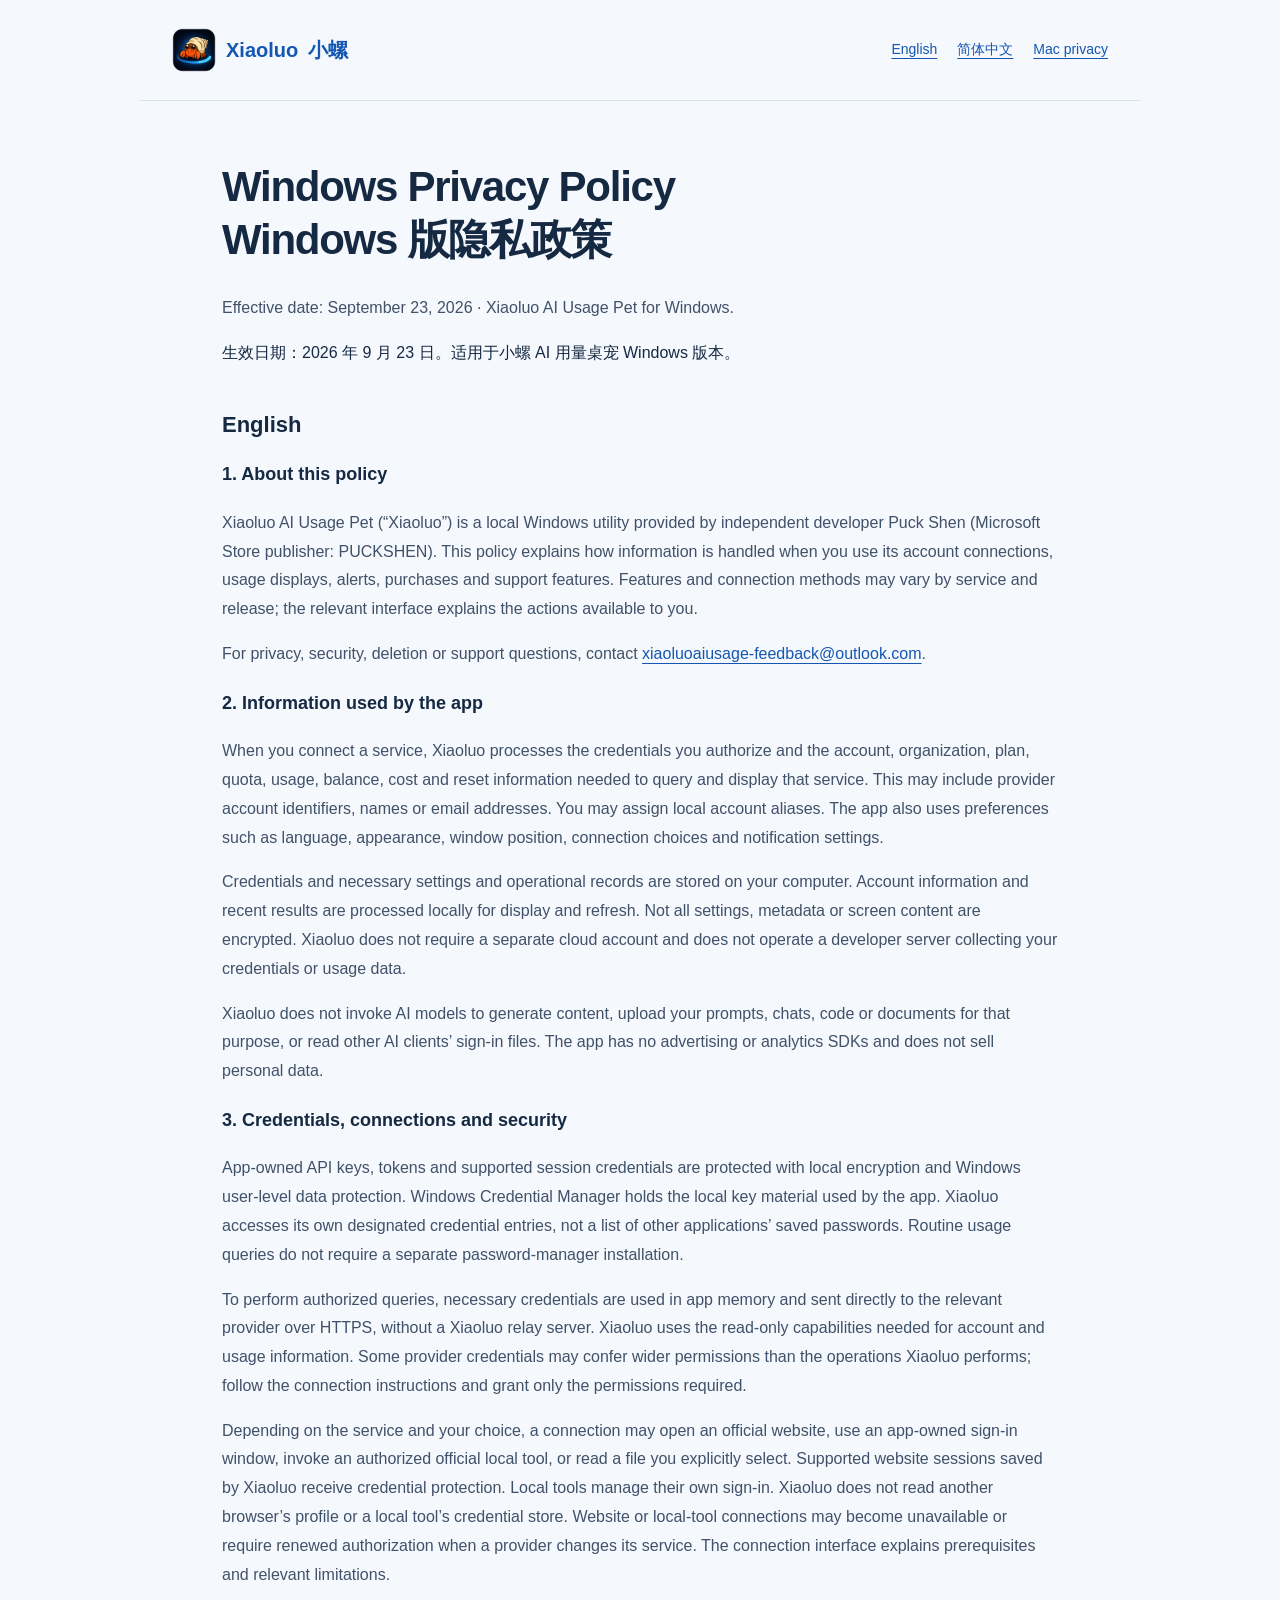
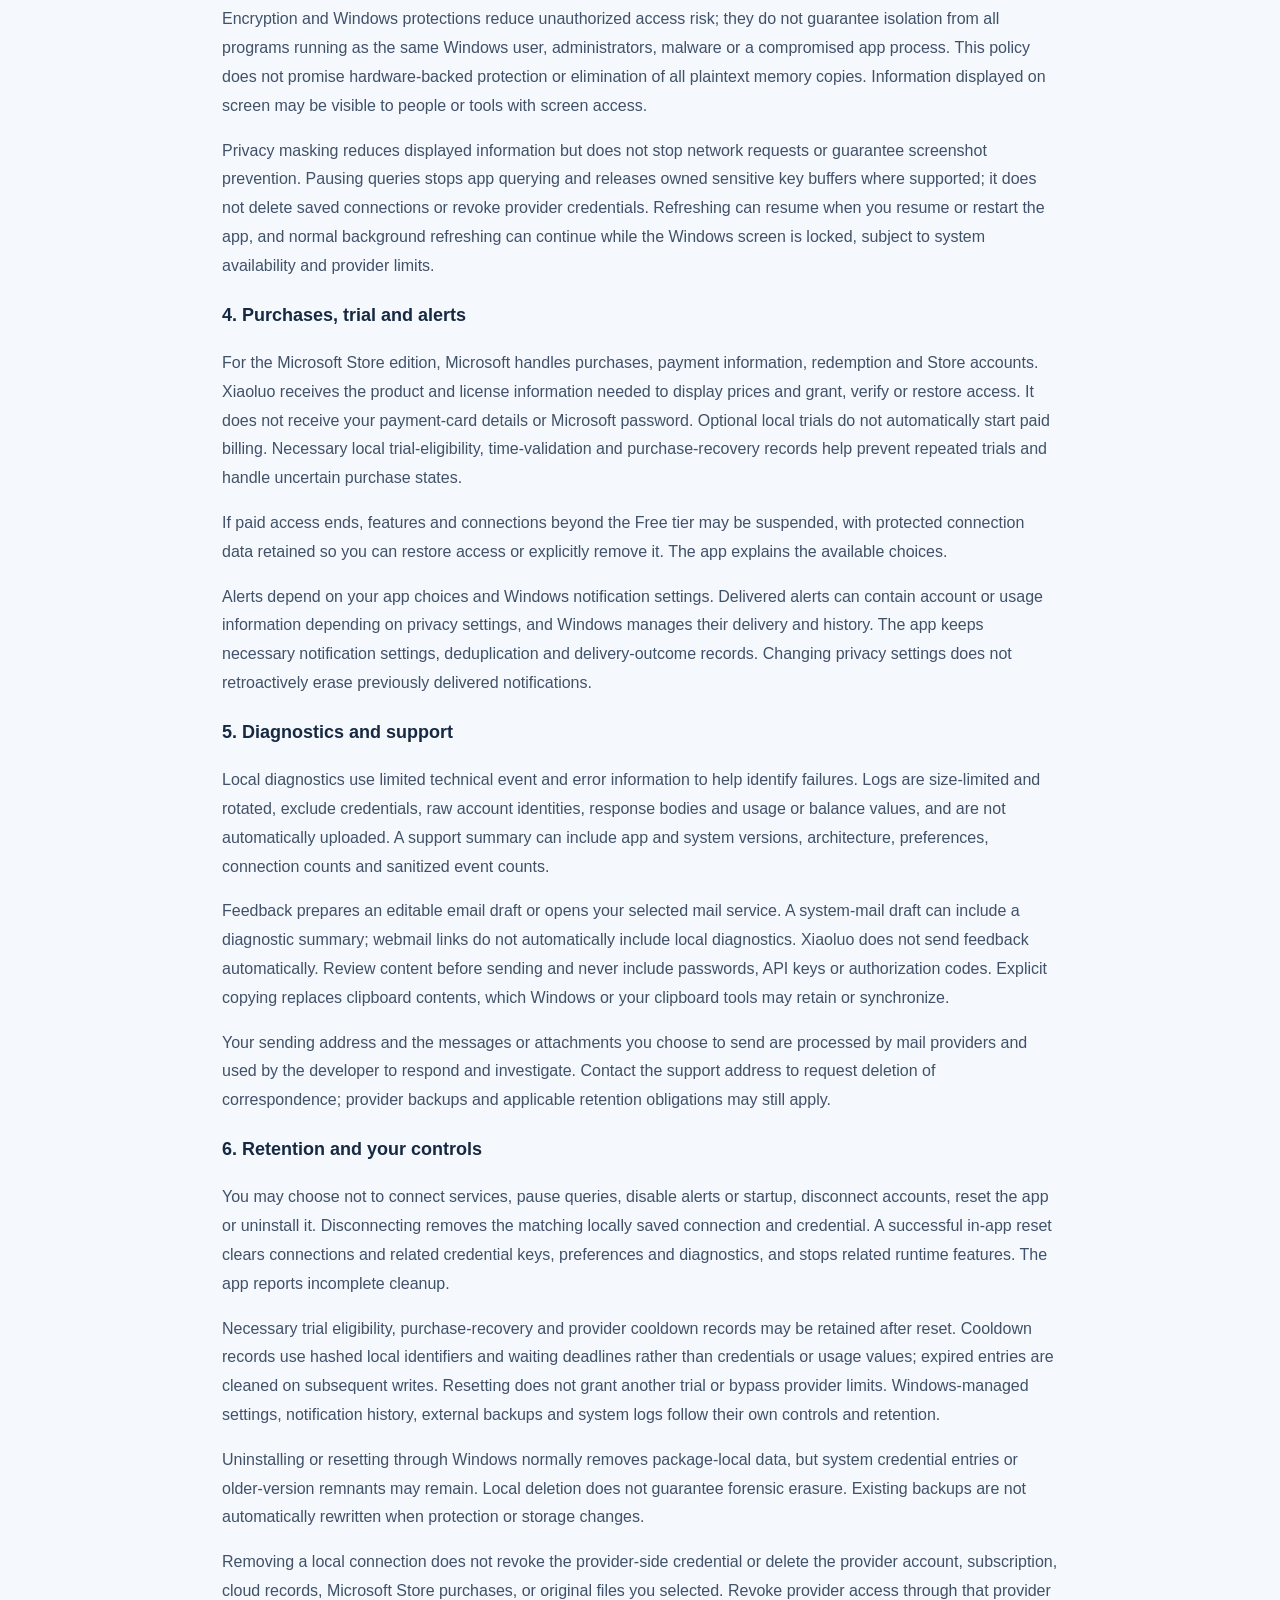
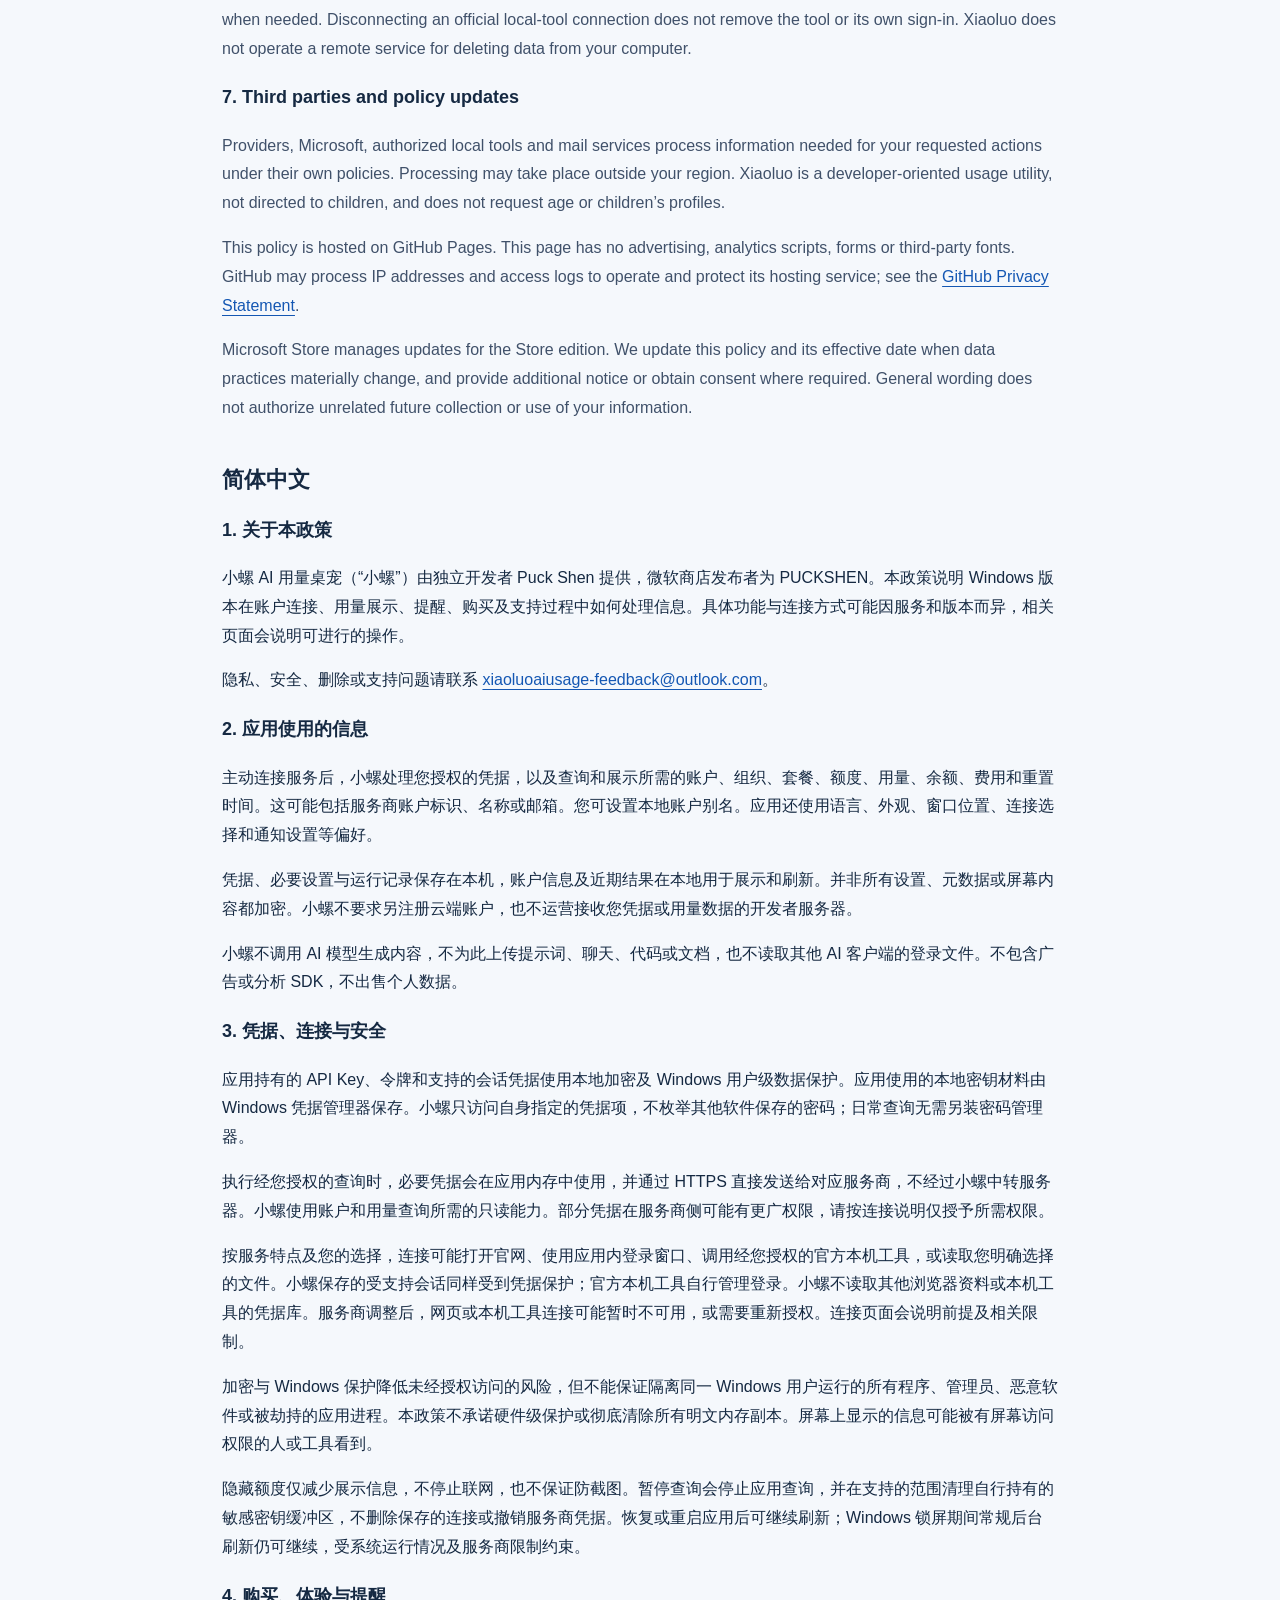
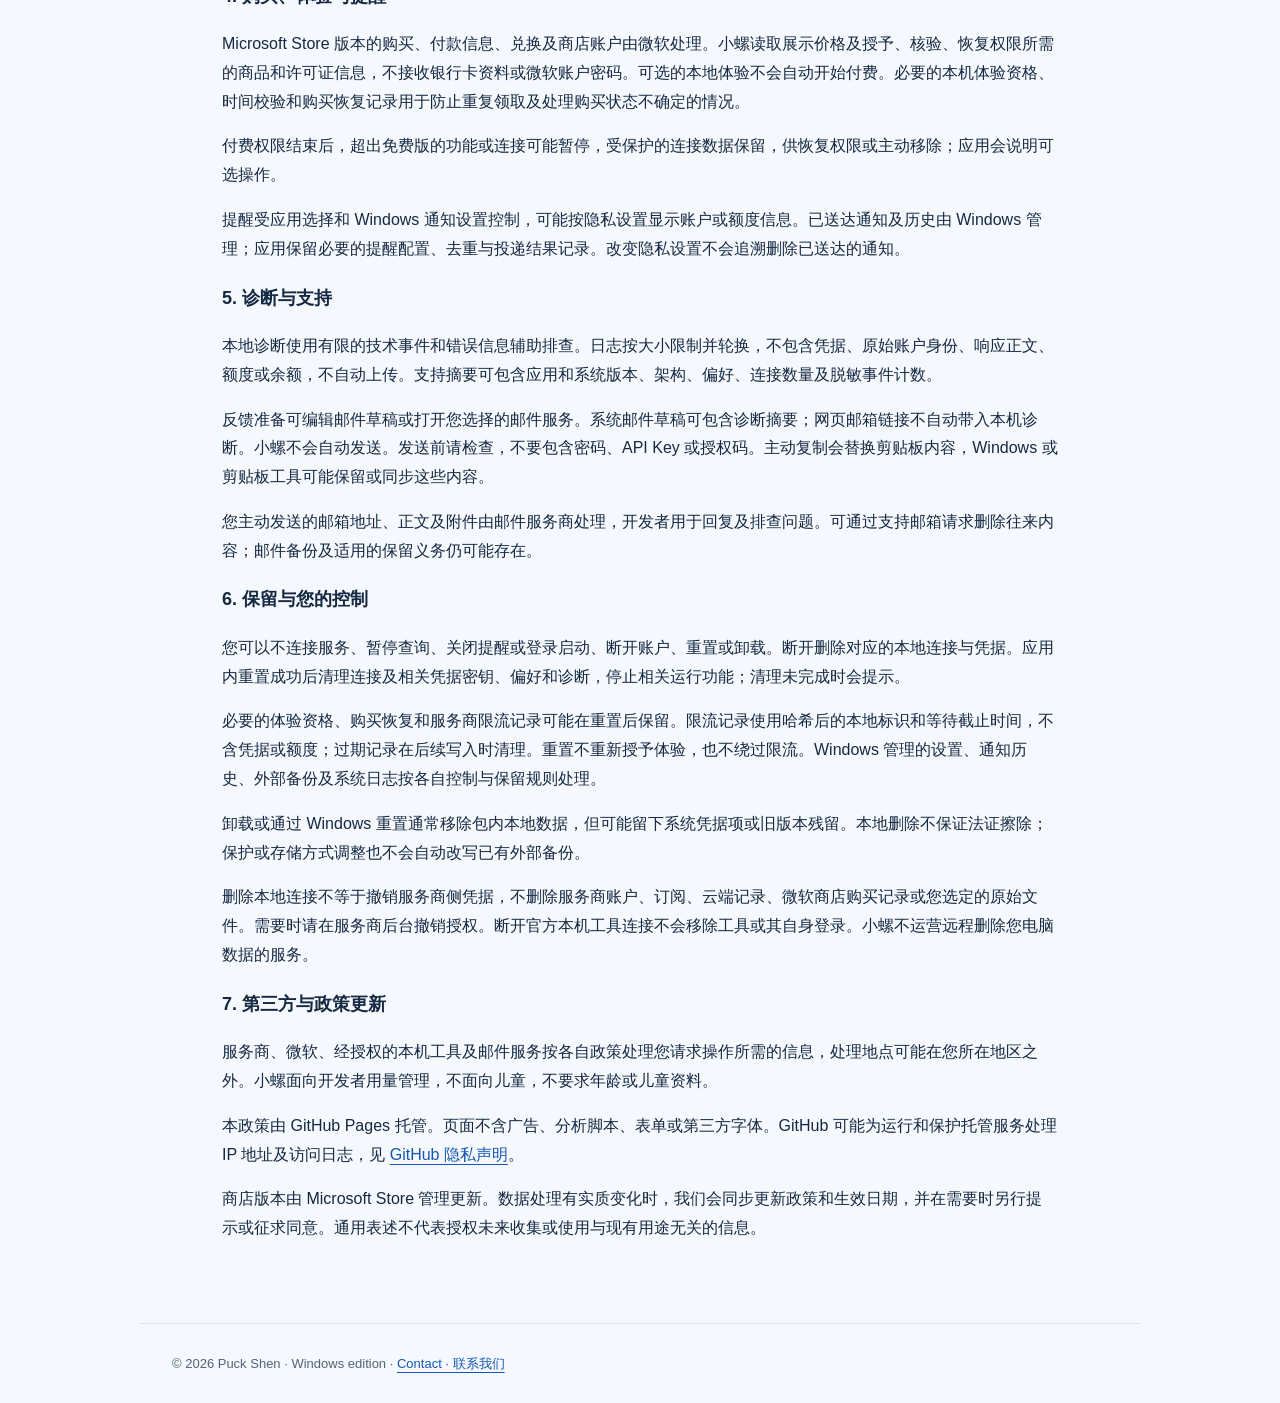
<file: windows-privacy.html>
<!doctype html>
<html lang="en"><head><meta charset="utf-8"><meta name="viewport" content="width=device-width, initial-scale=1"><meta name="referrer" content="no-referrer"><title>Windows Privacy Policy · Xiaoluo AI Usage Pet</title><meta name="description" content="How Xiaoluo AI Usage Pet for Windows handles account information, credentials, usage data and purchases. 小螺 Windows 版隐私政策。"><link rel="icon" href="icon.png"><link rel="stylesheet" href="style.css"></head>
<body><a class="skip" href="#main">Skip to content · 跳到正文</a><header><a class="brand" href="index.html"><img src="icon.png" width="44" height="44" alt="">Xiaoluo <span lang="zh-Hans">小螺</span></a><nav aria-label="Policy navigation"><a href="#english">English</a><a href="#chinese">简体中文</a><a href="privacy.html">Mac privacy</a></nav></header>
<main id="main"><h1>Windows Privacy Policy<br><span lang="zh-Hans">Windows 版隐私政策</span></h1><p>Effective date: September 23, 2026 · Xiaoluo AI Usage Pet for Windows.</p><p lang="zh-Hans">生效日期：2026 年 9 月 23 日。适用于小螺 AI 用量桌宠 Windows 版本。</p>
<section id="english" lang="en"><h2>English</h2>
<h3>1. About this policy</h3><p>Xiaoluo AI Usage Pet (“Xiaoluo”) is a local Windows utility provided by independent developer Puck Shen (Microsoft Store publisher: PUCKSHEN). This policy explains how information is handled when you use its account connections, usage displays, alerts, purchases and support features. Features and connection methods may vary by service and release; the relevant interface explains the actions available to you.</p><p>For privacy, security, deletion or support questions, contact <a href="mailto:xiaoluoaiusage-feedback@outlook.com">xiaoluoaiusage-feedback@outlook.com</a>.</p>
<h3>2. Information used by the app</h3><p>When you connect a service, Xiaoluo processes the credentials you authorize and the account, organization, plan, quota, usage, balance, cost and reset information needed to query and display that service. This may include provider account identifiers, names or email addresses. You may assign local account aliases. The app also uses preferences such as language, appearance, window position, connection choices and notification settings.</p><p>Credentials and necessary settings and operational records are stored on your computer. Account information and recent results are processed locally for display and refresh. Not all settings, metadata or screen content are encrypted. Xiaoluo does not require a separate cloud account and does not operate a developer server collecting your credentials or usage data.</p><p>Xiaoluo does not invoke AI models to generate content, upload your prompts, chats, code or documents for that purpose, or read other AI clients’ sign-in files. The app has no advertising or analytics SDKs and does not sell personal data.</p>
<h3>3. Credentials, connections and security</h3><p>App-owned API keys, tokens and supported session credentials are protected with local encryption and Windows user-level data protection. Windows Credential Manager holds the local key material used by the app. Xiaoluo accesses its own designated credential entries, not a list of other applications’ saved passwords. Routine usage queries do not require a separate password-manager installation.</p><p>To perform authorized queries, necessary credentials are used in app memory and sent directly to the relevant provider over HTTPS, without a Xiaoluo relay server. Xiaoluo uses the read-only capabilities needed for account and usage information. Some provider credentials may confer wider permissions than the operations Xiaoluo performs; follow the connection instructions and grant only the permissions required.</p><p>Depending on the service and your choice, a connection may open an official website, use an app-owned sign-in window, invoke an authorized official local tool, or read a file you explicitly select. Supported website sessions saved by Xiaoluo receive credential protection. Local tools manage their own sign-in. Xiaoluo does not read another browser’s profile or a local tool’s credential store. Website or local-tool connections may become unavailable or require renewed authorization when a provider changes its service. The connection interface explains prerequisites and relevant limitations.</p><p>Encryption and Windows protections reduce unauthorized access risk; they do not guarantee isolation from all programs running as the same Windows user, administrators, malware or a compromised app process. This policy does not promise hardware-backed protection or elimination of all plaintext memory copies. Information displayed on screen may be visible to people or tools with screen access.</p><p>Privacy masking reduces displayed information but does not stop network requests or guarantee screenshot prevention. Pausing queries stops app querying and releases owned sensitive key buffers where supported; it does not delete saved connections or revoke provider credentials. Refreshing can resume when you resume or restart the app, and normal background refreshing can continue while the Windows screen is locked, subject to system availability and provider limits.</p>
<h3>4. Purchases, trial and alerts</h3><p>For the Microsoft Store edition, Microsoft handles purchases, payment information, redemption and Store accounts. Xiaoluo receives the product and license information needed to display prices and grant, verify or restore access. It does not receive your payment-card details or Microsoft password. Optional local trials do not automatically start paid billing. Necessary local trial-eligibility, time-validation and purchase-recovery records help prevent repeated trials and handle uncertain purchase states.</p><p>If paid access ends, features and connections beyond the Free tier may be suspended, with protected connection data retained so you can restore access or explicitly remove it. The app explains the available choices.</p><p>Alerts depend on your app choices and Windows notification settings. Delivered alerts can contain account or usage information depending on privacy settings, and Windows manages their delivery and history. The app keeps necessary notification settings, deduplication and delivery-outcome records. Changing privacy settings does not retroactively erase previously delivered notifications.</p>
<h3>5. Diagnostics and support</h3><p>Local diagnostics use limited technical event and error information to help identify failures. Logs are size-limited and rotated, exclude credentials, raw account identities, response bodies and usage or balance values, and are not automatically uploaded. A support summary can include app and system versions, architecture, preferences, connection counts and sanitized event counts.</p><p>Feedback prepares an editable email draft or opens your selected mail service. A system-mail draft can include a diagnostic summary; webmail links do not automatically include local diagnostics. Xiaoluo does not send feedback automatically. Review content before sending and never include passwords, API keys or authorization codes. Explicit copying replaces clipboard contents, which Windows or your clipboard tools may retain or synchronize.</p><p>Your sending address and the messages or attachments you choose to send are processed by mail providers and used by the developer to respond and investigate. Contact the support address to request deletion of correspondence; provider backups and applicable retention obligations may still apply.</p>
<h3>6. Retention and your controls</h3><p>You may choose not to connect services, pause queries, disable alerts or startup, disconnect accounts, reset the app or uninstall it. Disconnecting removes the matching locally saved connection and credential. A successful in-app reset clears connections and related credential keys, preferences and diagnostics, and stops related runtime features. The app reports incomplete cleanup.</p><p>Necessary trial eligibility, purchase-recovery and provider cooldown records may be retained after reset. Cooldown records use hashed local identifiers and waiting deadlines rather than credentials or usage values; expired entries are cleaned on subsequent writes. Resetting does not grant another trial or bypass provider limits. Windows-managed settings, notification history, external backups and system logs follow their own controls and retention.</p><p>Uninstalling or resetting through Windows normally removes package-local data, but system credential entries or older-version remnants may remain. Local deletion does not guarantee forensic erasure. Existing backups are not automatically rewritten when protection or storage changes.</p><p>Removing a local connection does not revoke the provider-side credential or delete the provider account, subscription, cloud records, Microsoft Store purchases, or original files you selected. Revoke provider access through that provider when needed. Disconnecting an official local-tool connection does not remove the tool or its own sign-in. Xiaoluo does not operate a remote service for deleting data from your computer.</p>
<h3>7. Third parties and policy updates</h3><p>Providers, Microsoft, authorized local tools and mail services process information needed for your requested actions under their own policies. Processing may take place outside your region. Xiaoluo is a developer-oriented usage utility, not directed to children, and does not request age or children’s profiles.</p><p>This policy is hosted on GitHub Pages. This page has no advertising, analytics scripts, forms or third-party fonts. GitHub may process IP addresses and access logs to operate and protect its hosting service; see the <a href="https://docs.github.com/en/site-policy/privacy-policies/github-general-privacy-statement">GitHub Privacy Statement</a>.</p><p>Microsoft Store manages updates for the Store edition. We update this policy and its effective date when data practices materially change, and provide additional notice or obtain consent where required. General wording does not authorize unrelated future collection or use of your information.</p></section>
<section id="chinese" lang="zh-Hans"><h2>简体中文</h2>
<h3>1. 关于本政策</h3><p>小螺 AI 用量桌宠（“小螺”）由独立开发者 Puck Shen 提供，微软商店发布者为 PUCKSHEN。本政策说明 Windows 版本在账户连接、用量展示、提醒、购买及支持过程中如何处理信息。具体功能与连接方式可能因服务和版本而异，相关页面会说明可进行的操作。</p><p>隐私、安全、删除或支持问题请联系 <a href="mailto:xiaoluoaiusage-feedback@outlook.com">xiaoluoaiusage-feedback@outlook.com</a>。</p>
<h3>2. 应用使用的信息</h3><p>主动连接服务后，小螺处理您授权的凭据，以及查询和展示所需的账户、组织、套餐、额度、用量、余额、费用和重置时间。这可能包括服务商账户标识、名称或邮箱。您可设置本地账户别名。应用还使用语言、外观、窗口位置、连接选择和通知设置等偏好。</p><p>凭据、必要设置与运行记录保存在本机，账户信息及近期结果在本地用于展示和刷新。并非所有设置、元数据或屏幕内容都加密。小螺不要求另注册云端账户，也不运营接收您凭据或用量数据的开发者服务器。</p><p>小螺不调用 AI 模型生成内容，不为此上传提示词、聊天、代码或文档，也不读取其他 AI 客户端的登录文件。不包含广告或分析 SDK，不出售个人数据。</p>
<h3>3. 凭据、连接与安全</h3><p>应用持有的 API Key、令牌和支持的会话凭据使用本地加密及 Windows 用户级数据保护。应用使用的本地密钥材料由 Windows 凭据管理器保存。小螺只访问自身指定的凭据项，不枚举其他软件保存的密码；日常查询无需另装密码管理器。</p><p>执行经您授权的查询时，必要凭据会在应用内存中使用，并通过 HTTPS 直接发送给对应服务商，不经过小螺中转服务器。小螺使用账户和用量查询所需的只读能力。部分凭据在服务商侧可能有更广权限，请按连接说明仅授予所需权限。</p><p>按服务特点及您的选择，连接可能打开官网、使用应用内登录窗口、调用经您授权的官方本机工具，或读取您明确选择的文件。小螺保存的受支持会话同样受到凭据保护；官方本机工具自行管理登录。小螺不读取其他浏览器资料或本机工具的凭据库。服务商调整后，网页或本机工具连接可能暂时不可用，或需要重新授权。连接页面会说明前提及相关限制。</p><p>加密与 Windows 保护降低未经授权访问的风险，但不能保证隔离同一 Windows 用户运行的所有程序、管理员、恶意软件或被劫持的应用进程。本政策不承诺硬件级保护或彻底清除所有明文内存副本。屏幕上显示的信息可能被有屏幕访问权限的人或工具看到。</p><p>隐藏额度仅减少展示信息，不停止联网，也不保证防截图。暂停查询会停止应用查询，并在支持的范围清理自行持有的敏感密钥缓冲区，不删除保存的连接或撤销服务商凭据。恢复或重启应用后可继续刷新；Windows 锁屏期间常规后台刷新仍可继续，受系统运行情况及服务商限制约束。</p>
<h3>4. 购买、体验与提醒</h3><p>Microsoft Store 版本的购买、付款信息、兑换及商店账户由微软处理。小螺读取展示价格及授予、核验、恢复权限所需的商品和许可证信息，不接收银行卡资料或微软账户密码。可选的本地体验不会自动开始付费。必要的本机体验资格、时间校验和购买恢复记录用于防止重复领取及处理购买状态不确定的情况。</p><p>付费权限结束后，超出免费版的功能或连接可能暂停，受保护的连接数据保留，供恢复权限或主动移除；应用会说明可选操作。</p><p>提醒受应用选择和 Windows 通知设置控制，可能按隐私设置显示账户或额度信息。已送达通知及历史由 Windows 管理；应用保留必要的提醒配置、去重与投递结果记录。改变隐私设置不会追溯删除已送达的通知。</p>
<h3>5. 诊断与支持</h3><p>本地诊断使用有限的技术事件和错误信息辅助排查。日志按大小限制并轮换，不包含凭据、原始账户身份、响应正文、额度或余额，不自动上传。支持摘要可包含应用和系统版本、架构、偏好、连接数量及脱敏事件计数。</p><p>反馈准备可编辑邮件草稿或打开您选择的邮件服务。系统邮件草稿可包含诊断摘要；网页邮箱链接不自动带入本机诊断。小螺不会自动发送。发送前请检查，不要包含密码、API Key 或授权码。主动复制会替换剪贴板内容，Windows 或剪贴板工具可能保留或同步这些内容。</p><p>您主动发送的邮箱地址、正文及附件由邮件服务商处理，开发者用于回复及排查问题。可通过支持邮箱请求删除往来内容；邮件备份及适用的保留义务仍可能存在。</p>
<h3>6. 保留与您的控制</h3><p>您可以不连接服务、暂停查询、关闭提醒或登录启动、断开账户、重置或卸载。断开删除对应的本地连接与凭据。应用内重置成功后清理连接及相关凭据密钥、偏好和诊断，停止相关运行功能；清理未完成时会提示。</p><p>必要的体验资格、购买恢复和服务商限流记录可能在重置后保留。限流记录使用哈希后的本地标识和等待截止时间，不含凭据或额度；过期记录在后续写入时清理。重置不重新授予体验，也不绕过限流。Windows 管理的设置、通知历史、外部备份及系统日志按各自控制与保留规则处理。</p><p>卸载或通过 Windows 重置通常移除包内本地数据，但可能留下系统凭据项或旧版本残留。本地删除不保证法证擦除；保护或存储方式调整也不会自动改写已有外部备份。</p><p>删除本地连接不等于撤销服务商侧凭据，不删除服务商账户、订阅、云端记录、微软商店购买记录或您选定的原始文件。需要时请在服务商后台撤销授权。断开官方本机工具连接不会移除工具或其自身登录。小螺不运营远程删除您电脑数据的服务。</p>
<h3>7. 第三方与政策更新</h3><p>服务商、微软、经授权的本机工具及邮件服务按各自政策处理您请求操作所需的信息，处理地点可能在您所在地区之外。小螺面向开发者用量管理，不面向儿童，不要求年龄或儿童资料。</p><p>本政策由 GitHub Pages 托管。页面不含广告、分析脚本、表单或第三方字体。GitHub 可能为运行和保护托管服务处理 IP 地址及访问日志，见 <a href="https://docs.github.com/en/site-policy/privacy-policies/github-general-privacy-statement">GitHub 隐私声明</a>。</p><p>商店版本由 Microsoft Store 管理更新。数据处理有实质变化时，我们会同步更新政策和生效日期，并在需要时另行提示或征求同意。通用表述不代表授权未来收集或使用与现有用途无关的信息。</p></section>
</main><footer>© 2026 Puck Shen · Windows edition · <a href="mailto:xiaoluoaiusage-feedback@outlook.com">Contact · 联系我们</a></footer></body></html>
</file>
<file: style.css>
*{box-sizing:border-box}html{color-scheme:light dark}body{margin:0;background:#f5f8fc;color:#152942;font:16px/1.8 -apple-system,BlinkMacSystemFont,"Segoe UI",sans-serif}a{color:#1457b3;text-underline-offset:4px}header,main,footer{max-width:1000px;margin:auto;padding:28px 32px}header{display:flex;justify-content:space-between;align-items:center;gap:20px;border-bottom:1px solid #d8e2ef}.brand{display:flex;align-items:center;gap:10px;text-decoration:none;font-weight:700;font-size:20px}.brand img{border-radius:10px}nav{display:flex;gap:20px;flex-wrap:wrap}nav a{font-size:14px}main{max-width:900px;padding-top:42px;padding-bottom:64px}h1{font-size:clamp(28px,4vw,42px);line-height:1.25;letter-spacing:-.03em;margin:18px 0 28px}h2{font-size:22px;line-height:1.4;margin:42px 0 16px}h3{font-size:18px}p,li{overflow-wrap:anywhere}p:lang(en),li:lang(en){color:#40516a}ul{padding-left:24px}li{margin:10px 0}strong{color:inherit}code{background:#e7edf5;border-radius:4px;padding:2px 5px}.hero{text-align:center;padding:20px 0 35px}.hero>p{max-width:680px;margin:16px auto}.eyebrow{color:#1457b3!important;font-size:12px;font-weight:700;letter-spacing:.14em}.cards{display:grid;grid-template-columns:1fr 1fr;gap:20px}.cards article{background:white;border:1px solid #d8e2ef;border-radius:18px;padding:24px}.cards h2{margin:0 0 12px}.button{display:inline-block;background:#1457b3;color:white;padding:10px 20px;border-radius:10px;text-decoration:none}footer{border-top:1px solid #d8e2ef;font-size:13px;color:#52647a}.skip{position:absolute;top:-100px;padding:12px;background:white}.skip:focus{top:4px}a:focus-visible{outline:3px solid #ef9700;outline-offset:5px}@media(max-width:650px){header{align-items:flex-start;flex-direction:column}header,main,footer{padding-left:22px;padding-right:22px}.cards{grid-template-columns:1fr}nav{gap:12px}.hero{padding-top:0}}@media(prefers-color-scheme:dark){body{background:#101c2b;color:#e7eff8}a,.eyebrow{color:#86bcff!important}p:lang(en),li:lang(en){color:#b9c8db}.cards article{background:#17273a;border-color:#304259}header,footer{border-color:#304259}footer{color:#b9c8db}code{background:#22354c}.button{background:#245fae;color:white!important}.skip{background:#17273a}}
</file>
